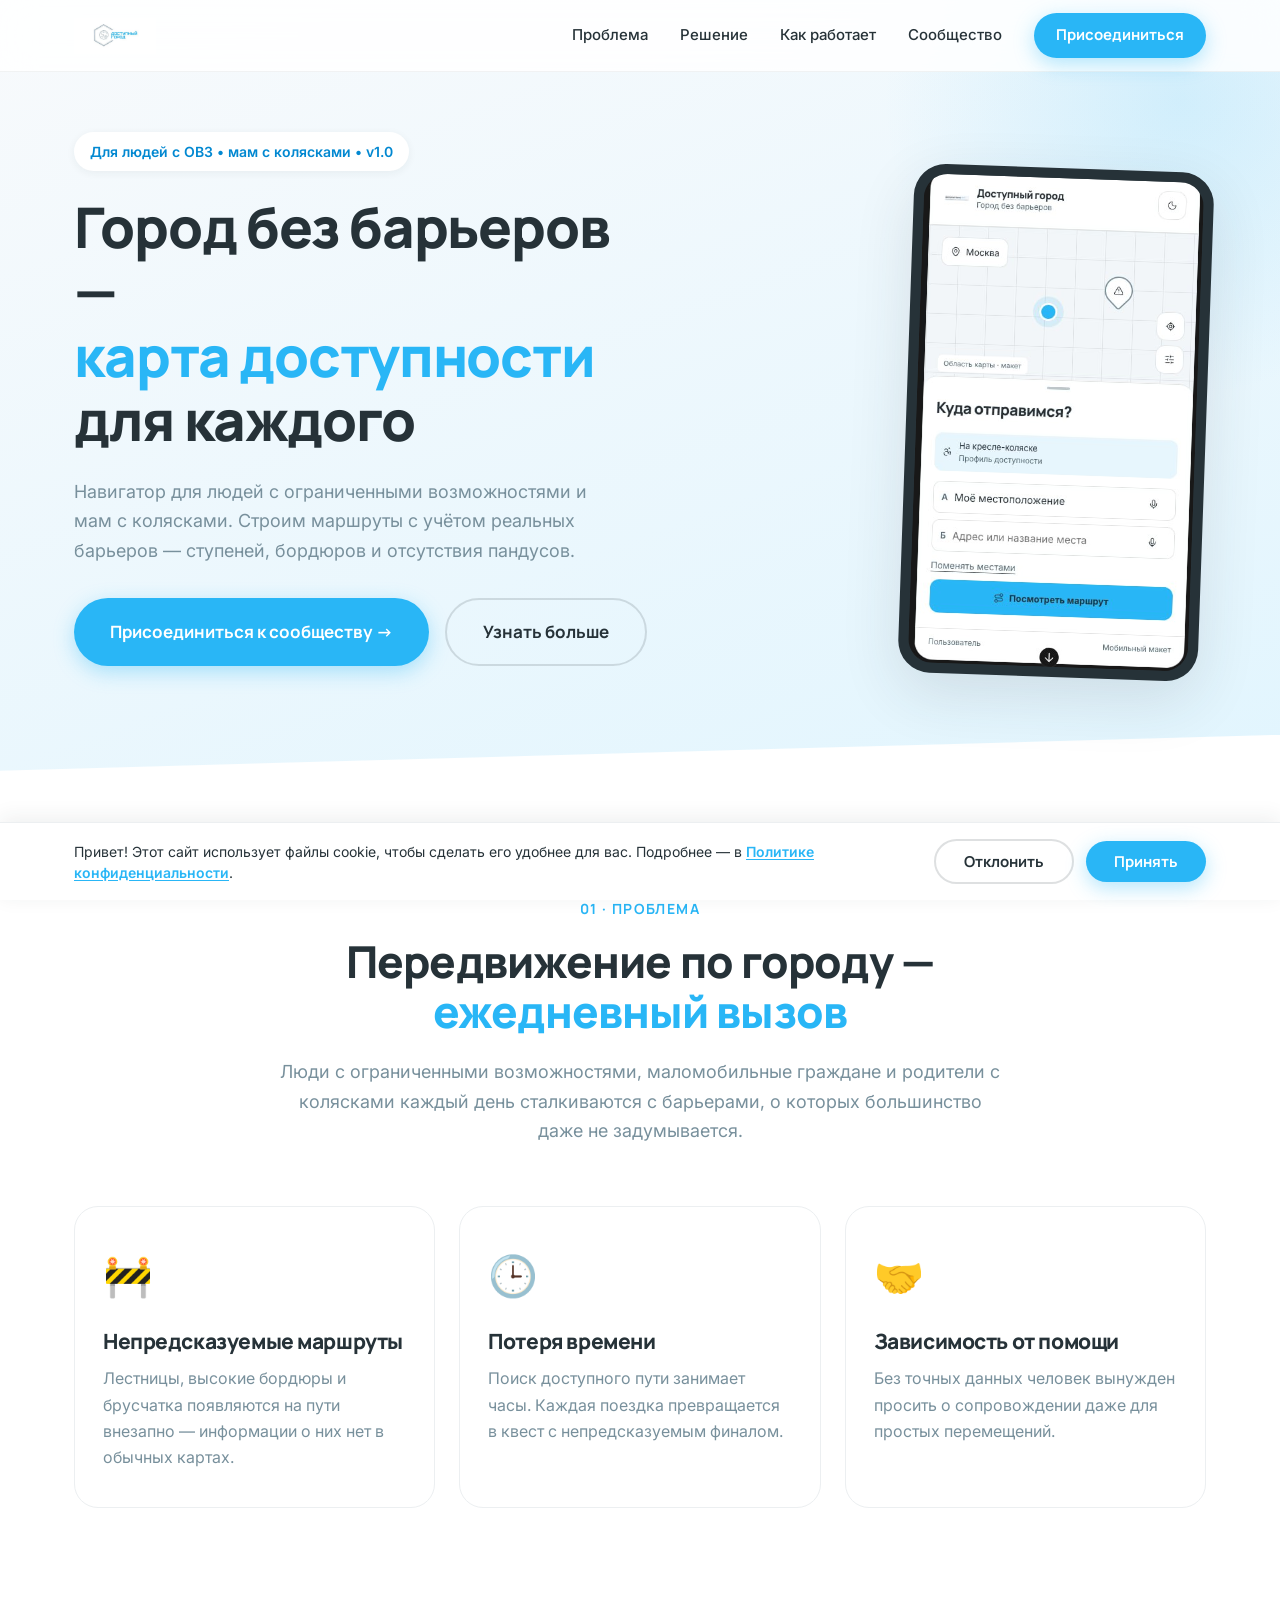
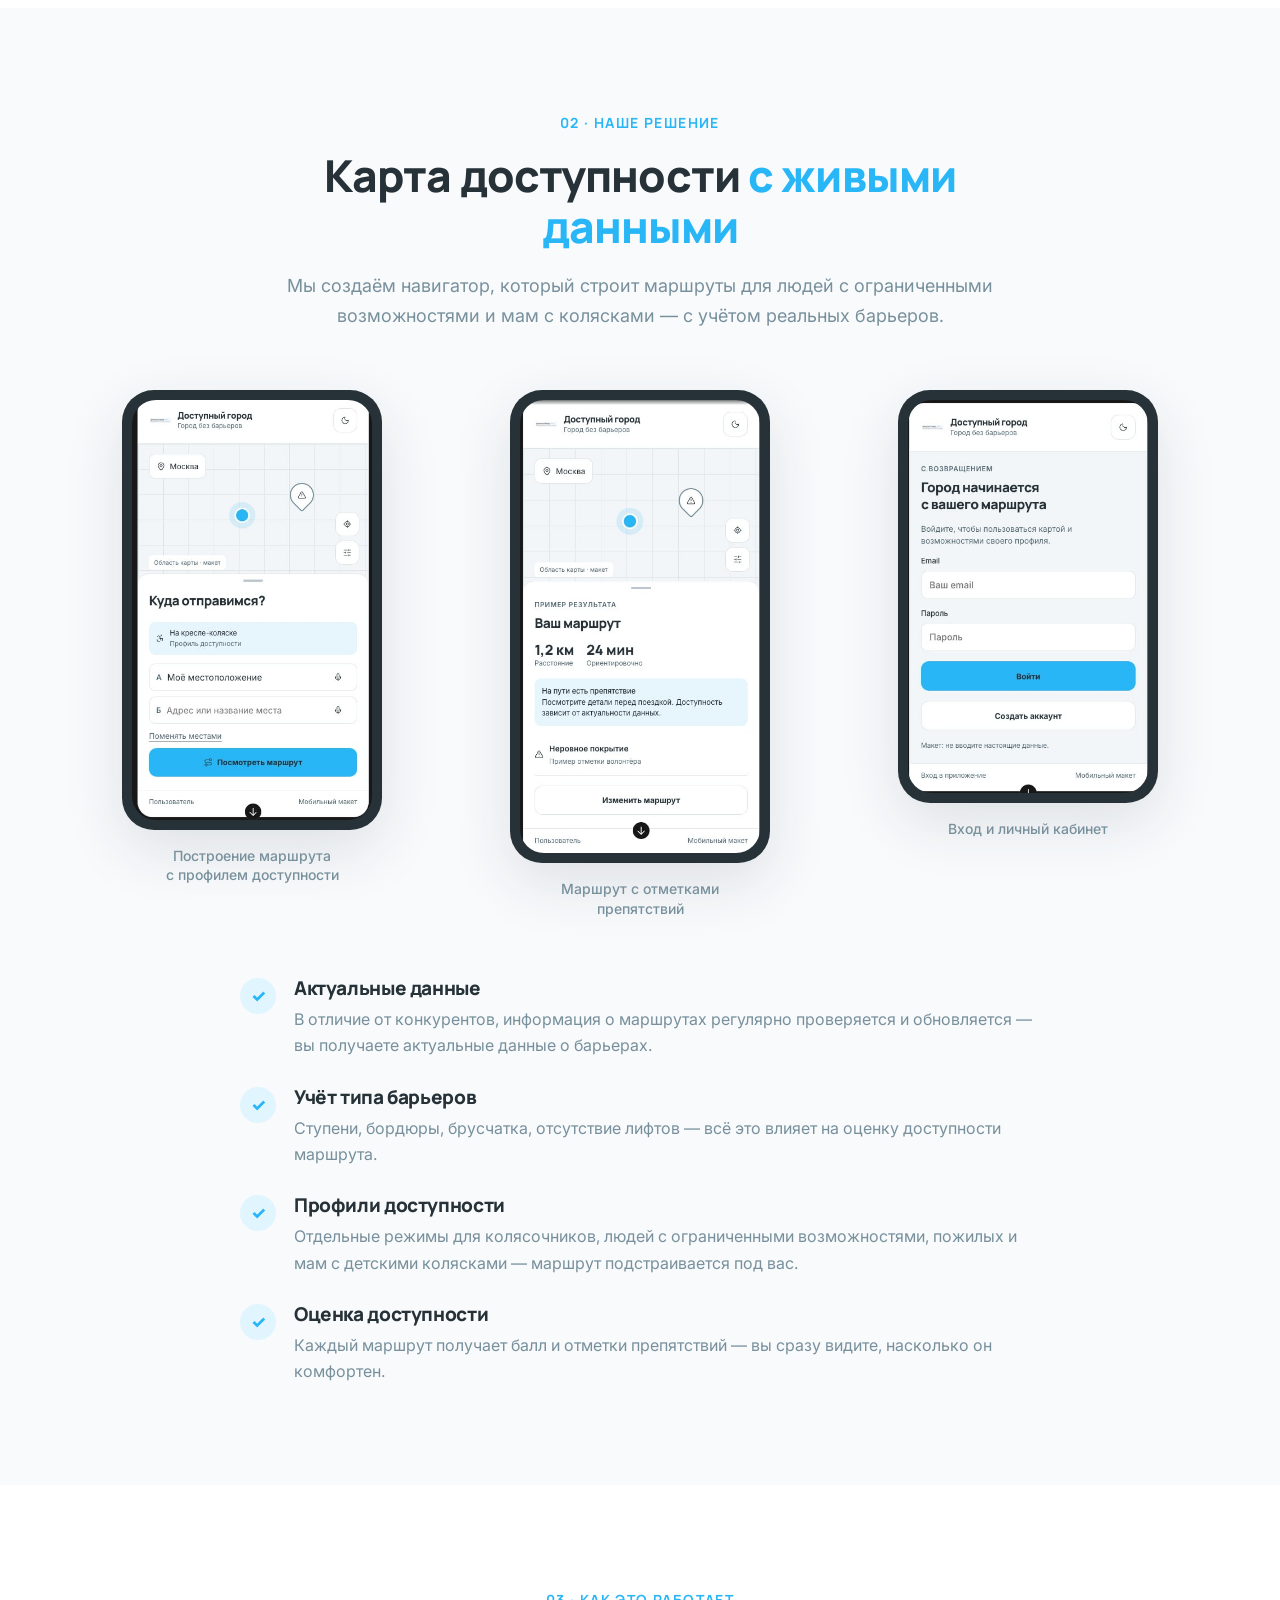
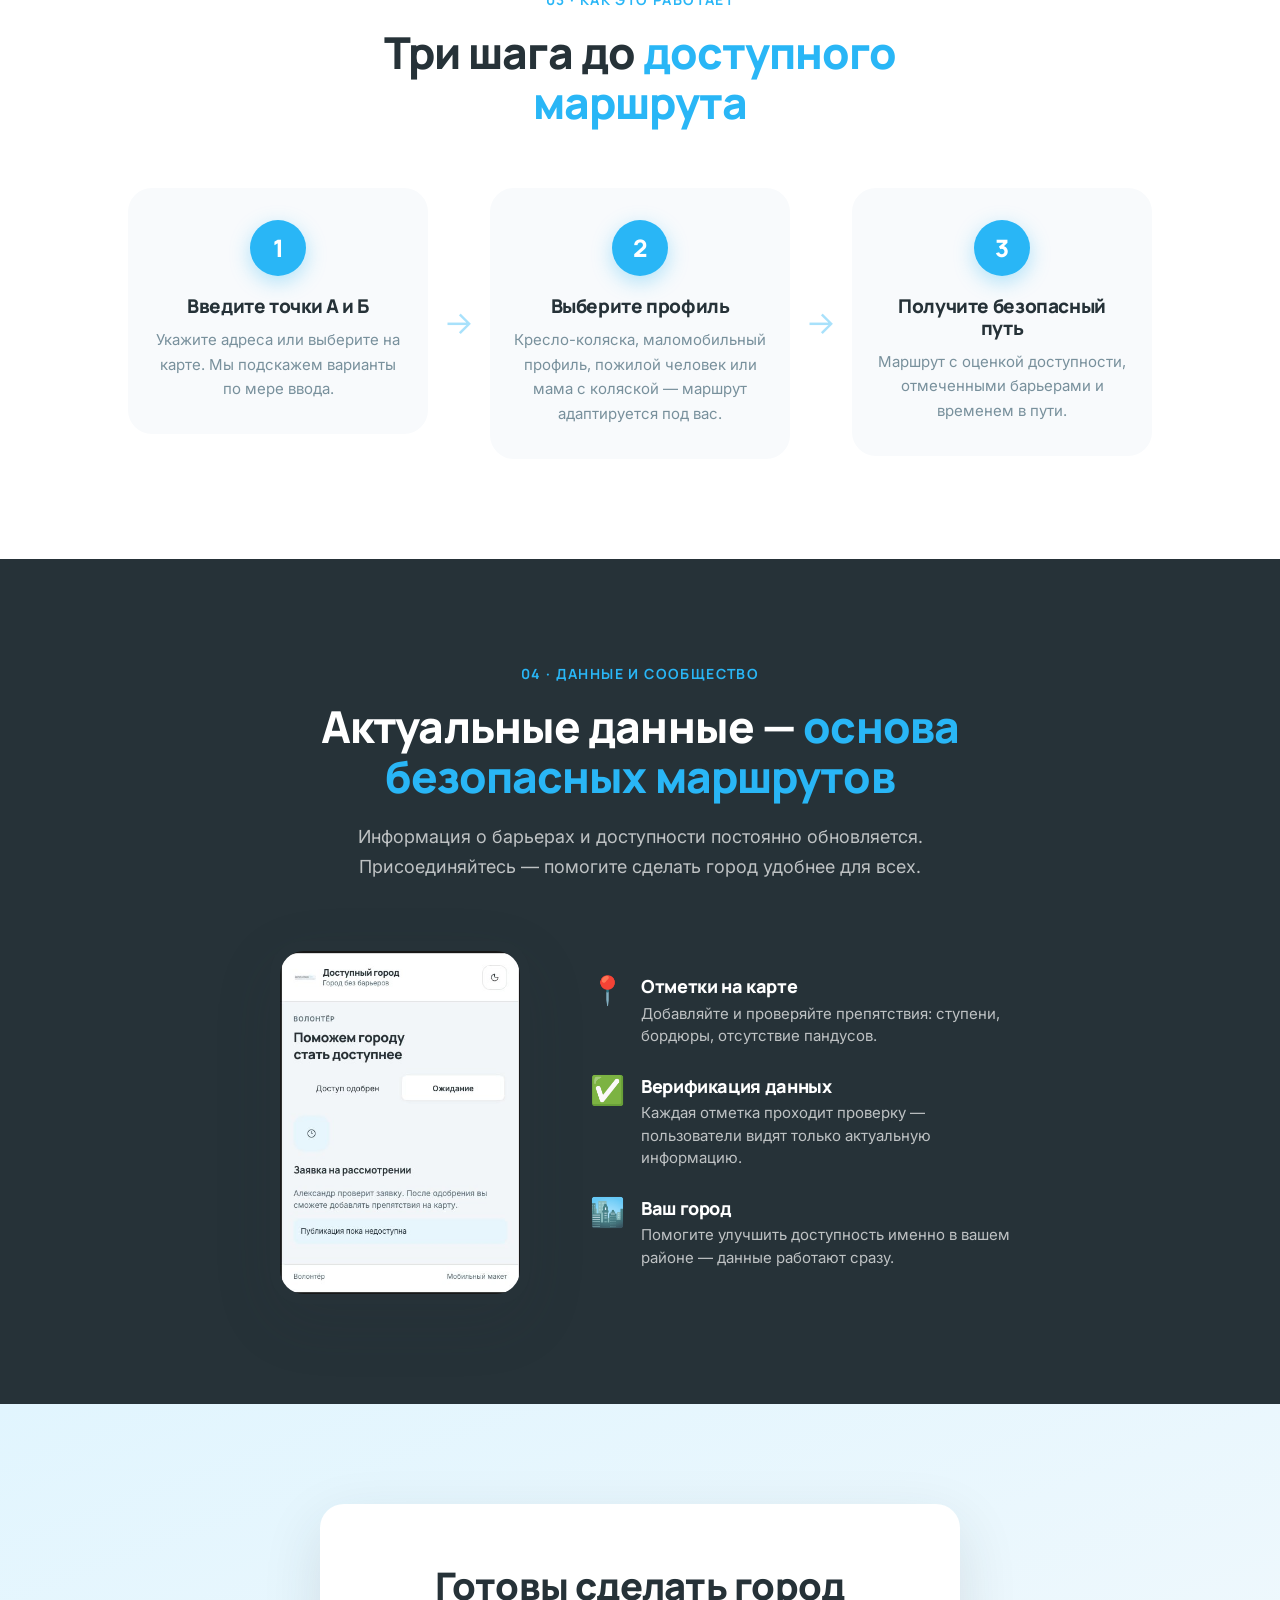
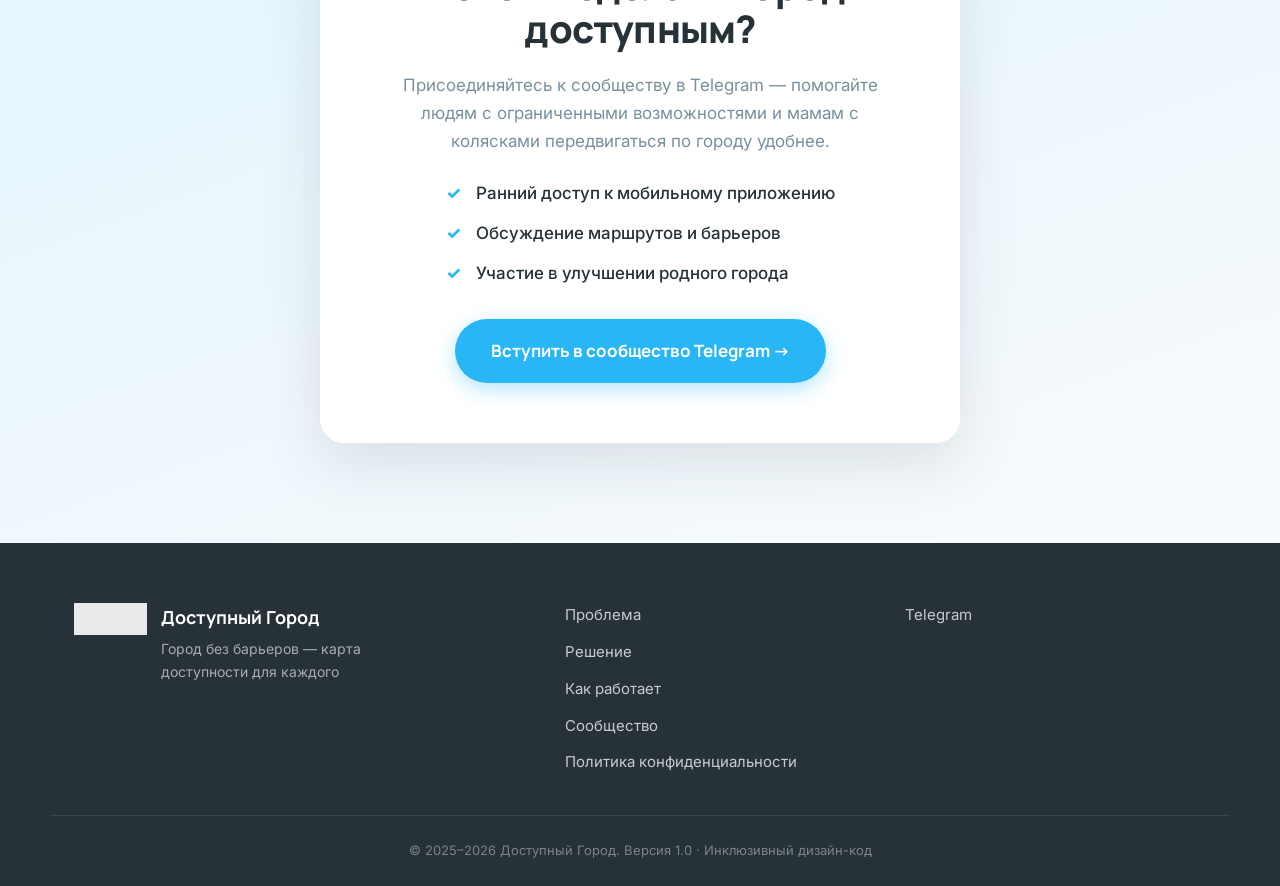
<file: index.html>
<!DOCTYPE html>
<html lang="ru">
<head>
    <meta charset="UTF-8">
    <meta name="viewport" content="width=device-width, initial-scale=1.0">
    <title>Доступный Город — Карта доступности для каждого</title>
    <meta name="description" content="Навигатор для людей с ограниченными возможностями и мам с колясками. Актуальные маршруты с учётом реальных барьеров.">
    <meta name="keywords" content="доступный город, навигатор, люди с ограниченными возможностями, коляска, маломобильные, карта доступности, маршруты">
    
    <!-- Open Graph -->
    <meta property="og:title" content="Доступный Город — Карта доступности для каждого">
    <meta property="og:description" content="Навигатор для людей с ограниченными возможностями и мам с колясками. Город без барьеров.">
    <meta property="og:type" content="website">
    <meta property="og:locale" content="ru_RU">
    
    <!-- Favicon & App Icon from brand-board -->
    <link rel="icon" type="image/png" href="app-icon.svg.png">
    <link rel="apple-touch-icon" href="app-icon.svg.png">
    
    <!-- Fonts: Manrope (Display) + Inter (Body) — бренд-борд -->
    <link rel="preconnect" href="https://fonts.googleapis.com">
    <link rel="preconnect" href="https://fonts.gstatic.com" crossorigin>
    <link href="https://fonts.googleapis.com/css2?family=Manrope:wght@400;600;700;800&family=Inter:wght@400;500;600&display=swap" rel="stylesheet">
    
    <link rel="stylesheet" href="styles.css">

    <!-- Yandex.Metrika counter -->
    <script type="text/javascript">
        (function(m,e,t,r,i,k,a){
            m[i]=m[i]||function(){(m[i].a=m[i].a||[]).push(arguments)};
            m[i].l=1*new Date();
            for (var j = 0; j < document.scripts.length; j++) {if (document.scripts[j].src === r) { return; }}
            k=e.createElement(t),a=e.getElementsByTagName(t)[0],k.async=1,k.src=r,a.parentNode.insertBefore(k,a)
        })(window, document,'script','https://mc.yandex.ru/metrika/tag.js?id=112812831', 'ym');

        ym(112812831, 'init', {ssr:true, webvisor:true, clickmap:true, ecommerce:"dataLayer", referrer: document.referrer, url: location.href, accurateTrackBounce:true, trackLinks:true});
    </script>
    <noscript><div><img src="https://mc.yandex.ru/watch/112812831" style="position:absolute; left:-9999px;" alt="" /></div></noscript>
    <!-- /Yandex.Metrika counter -->
</head>
<body>

    <!-- ═══ HEADER / NAV ═══ -->
    <header class="header" id="header">
        <div class="container header__inner">
            <a href="#" class="logo" aria-label="Доступный Город">
                <img src="logo.svg.png" alt="Доступный Город" class="logo__img" width="140" height="40">
            </a>
            <nav class="nav" id="nav">
                <a href="#problem" class="nav__link">Проблема</a>
                <a href="#solution" class="nav__link">Решение</a>
                <a href="#how" class="nav__link">Как работает</a>
                <a href="#community" class="nav__link">Сообщество</a>
                <a href="https://t.me/+YxXUlVFMEhljNTky" class="btn btn--primary btn--sm" target="_blank" rel="noopener">Присоединиться</a>
            </nav>
            <button class="burger" id="burger" aria-label="Меню" aria-expanded="false">
                <span></span><span></span><span></span>
            </button>
        </div>
    </header>

    <!-- ═══ HERO ═══ -->
    <section class="hero" id="hero">
        <div class="container hero__inner">
            <div class="hero__content">
                <span class="badge">Для людей с ОВЗ • мам с колясками • v1.0</span>
                <h1 class="hero__title">
                    Город без барьеров —<br>
                    <span class="text-accent">карта доступности</span> для каждого
                </h1>
                <p class="hero__subtitle">
                    Навигатор для людей с ограниченными возможностями и мам с колясками. 
                    Строим маршруты с учётом реальных барьеров — ступеней, бордюров и отсутствия пандусов.
                </p>
                <div class="hero__actions">
                    <a href="https://t.me/+YxXUlVFMEhljNTky" class="btn btn--primary btn--lg" target="_blank" rel="noopener">Присоединиться к сообществу →</a>
                    <a href="#solution" class="btn btn--ghost btn--lg">Узнать больше</a>
                </div>
            </div>
            <div class="hero__visual">
                <div class="phone-frame phone-frame--hero">
                    <img src="photo_2026-09-19_00-06-48.jpg" alt="Экран построения маршрута в приложении Доступный Город" class="phone-frame__img">
                </div>
            </div>
        </div>
        <div class="hero__wave" aria-hidden="true"></div>
    </section>

    <!-- ═══ БЛОК 1: ПРОБЛЕМА ═══ -->
    <section class="section section--problem" id="problem">
        <div class="container">
            <div class="section__head">
                <span class="section__eyebrow">01 · Проблема</span>
                <h2 class="section__title">Передвижение по городу — <span class="text-accent">ежедневный вызов</span></h2>
                <p class="section__lead">
                    Люди с ограниченными возможностями, маломобильные граждане и родители с колясками каждый день сталкиваются с барьерами, о которых большинство даже не задумывается.
                </p>
            </div>
            <div class="cards">
                <article class="card card--problem">
                    <div class="card__icon">🚧</div>
                    <h3 class="card__title">Непредсказуемые маршруты</h3>
                    <p class="card__text">Лестницы, высокие бордюры и брусчатка появляются на пути внезапно — информации о них нет в обычных картах.</p>
                </article>
                <article class="card card--problem">
                    <div class="card__icon">🕒</div>
                    <h3 class="card__title">Потеря времени</h3>
                    <p class="card__text">Поиск доступного пути занимает часы. Каждая поездка превращается в квест с непредсказуемым финалом.</p>
                </article>
                <article class="card card--problem">
                    <div class="card__icon">🤝</div>
                    <h3 class="card__title">Зависимость от помощи</h3>
                    <p class="card__text">Без точных данных человек вынужден просить о сопровождении даже для простых перемещений.</p>
                </article>
            </div>
        </div>
    </section>

    <!-- ═══ БЛОК 2: РЕШЕНИЕ / УТП ═══ -->
    <section class="section section--solution" id="solution">
        <div class="container">
            <div class="section__head">
                <span class="section__eyebrow">02 · Наше решение</span>
                <h2 class="section__title">Карта доступности <span class="text-accent">с живыми данными</span></h2>
                <p class="section__lead">
                    Мы создаём навигатор, который строит маршруты для людей с ограниченными возможностями и мам с колясками — с учётом реальных барьеров.
                </p>
            </div>

            <!-- Реальные скриншоты приложения из макетов -->
            <div class="screenshots">
                <div class="screenshot">
                    <div class="phone-frame">
                        <img src="photo_2026-09-19_00-06-48.jpg" alt="Построение маршрута" loading="lazy">
                    </div>
                    <p class="screenshot__caption">Построение маршрута<br>с профилем доступности</p>
                </div>
                <div class="screenshot">
                    <div class="phone-frame">
                        <img src="photo_2026-09-19_00-06-29.jpg" alt="Результат маршрута" loading="lazy">
                    </div>
                    <p class="screenshot__caption">Маршрут с отметками препятствий</p>
                </div>
                <div class="screenshot">
                    <div class="phone-frame">
                        <img src="photo_2026-09-18_21-00-55.jpg" alt="Вход в приложение" loading="lazy">
                    </div>
                    <p class="screenshot__caption">Вход и личный кабинет</p>
                </div>
            </div>

            <div class="usp">
                <div class="usp__list">
                    <div class="usp__item">
                        <div class="usp__item-icon">✓</div>
                        <div>
                            <h3 class="usp__item-title">Актуальные данные</h3>
                            <p class="usp__item-text">В отличие от конкурентов, информация о маршрутах регулярно проверяется и обновляется — вы получаете актуальные данные о барьерах.</p>
                        </div>
                    </div>
                    <div class="usp__item">
                        <div class="usp__item-icon">✓</div>
                        <div>
                            <h3 class="usp__item-title">Учёт типа барьеров</h3>
                            <p class="usp__item-text">Ступени, бордюры, брусчатка, отсутствие лифтов — всё это влияет на оценку доступности маршрута.</p>
                        </div>
                    </div>
                    <div class="usp__item">
                        <div class="usp__item-icon">✓</div>
                        <div>
                            <h3 class="usp__item-title">Профили доступности</h3>
                            <p class="usp__item-text">Отдельные режимы для колясочников, людей с ограниченными возможностями, пожилых и мам с детскими колясками — маршрут подстраивается под вас.</p>
                        </div>
                    </div>
                    <div class="usp__item">
                        <div class="usp__item-icon">✓</div>
                        <div>
                            <h3 class="usp__item-title">Оценка доступности</h3>
                            <p class="usp__item-text">Каждый маршрут получает балл и отметки препятствий — вы сразу видите, насколько он комфортен.</p>
                        </div>
                    </div>
                </div>
            </div>
        </div>
    </section>

    <!-- ═══ БЛОК 3: КАК РАБОТАЕТ ═══ -->
    <section class="section section--how" id="how">
        <div class="container">
            <div class="section__head">
                <span class="section__eyebrow">03 · Как это работает</span>
                <h2 class="section__title">Три шага до <span class="text-accent">доступного маршрута</span></h2>
            </div>
            <div class="steps">
                <div class="step">
                    <div class="step__num">1</div>
                    <h3 class="step__title">Введите точки А и Б</h3>
                    <p class="step__text">Укажите адреса или выберите на карте. Мы подскажем варианты по мере ввода.</p>
                </div>
                <div class="step__arrow" aria-hidden="true">→</div>
                <div class="step">
                    <div class="step__num">2</div>
                    <h3 class="step__title">Выберите профиль</h3>
                    <p class="step__text">Кресло-коляска, маломобильный профиль, пожилой человек или мама с коляской — маршрут адаптируется под вас.</p>
                </div>
                <div class="step__arrow" aria-hidden="true">→</div>
                <div class="step">
                    <div class="step__num">3</div>
                    <h3 class="step__title">Получите безопасный путь</h3>
                    <p class="step__text">Маршрут с оценкой доступности, отмеченными барьерами и временем в пути.</p>
                </div>
            </div>
        </div>
    </section>

    <!-- ═══ БЛОК 4: СООБЩЕСТВО / ДАННЫЕ ═══ -->
    <section class="section section--volunteers" id="community">
        <div class="container">
            <div class="section__head">
                <span class="section__eyebrow">04 · Данные и сообщество</span>
                <h2 class="section__title">Актуальные данные — <span class="text-accent">основа безопасных маршрутов</span></h2>
                <p class="section__lead">
                    Информация о барьерах и доступности постоянно обновляется. Присоединяйтесь — помогите сделать город удобнее для всех.
                </p>
            </div>

            <div class="volunteer-showcase">
                <div class="phone-frame phone-frame--side">
                    <img src="photo_2026-09-18_21-00-03.jpg" alt="Экран приложения — статус заявки" loading="lazy">
                </div>
                <div class="community-benefits">
                    <div class="community-item">
                        <div class="community-item__icon">📍</div>
                        <div>
                            <h3>Отметки на карте</h3>
                            <p>Добавляйте и проверяйте препятствия: ступени, бордюры, отсутствие пандусов.</p>
                        </div>
                    </div>
                    <div class="community-item">
                        <div class="community-item__icon">✅</div>
                        <div>
                            <h3>Верификация данных</h3>
                            <p>Каждая отметка проходит проверку — пользователи видят только актуальную информацию.</p>
                        </div>
                    </div>
                    <div class="community-item">
                        <div class="community-item__icon">🏙️</div>
                        <div>
                            <h3>Ваш город</h3>
                            <p>Помогите улучшить доступность именно в вашем районе — данные работают сразу.</p>
                        </div>
                    </div>
                </div>
            </div>
        </div>
    </section>

    <!-- ═══ БЛОК 5: CTA ═══ -->
    <section class="section section--cta" id="cta">
        <div class="container">
            <div class="cta cta--simple">
                <div class="cta__content">
                    <h2 class="cta__title">Готовы сделать город доступным?</h2>
                    <p class="cta__text">
                        Присоединяйтесь к сообществу в Telegram — 
                        помогайте людям с ограниченными возможностями и мамам с колясками передвигаться по городу удобнее.
                    </p>
                    <ul class="cta__benefits">
                        <li>Ранний доступ к мобильному приложению</li>
                        <li>Обсуждение маршрутов и барьеров</li>
                        <li>Участие в улучшении родного города</li>
                    </ul>
                    <a href="https://t.me/+YxXUlVFMEhljNTky" class="btn btn--primary btn--lg" target="_blank" rel="noopener">
                        Вступить в сообщество Telegram →
                    </a>
                </div>
            </div>
        </div>
    </section>

    <!-- ═══ FOOTER ═══ -->
    <footer class="footer">
        <div class="container footer__inner">
            <div class="footer__brand">
                <img src="logo.svg.png" alt="" class="footer__logo" width="120" height="34">
                <div>
                    <strong>Доступный Город</strong>
                    <p>Город без барьеров — карта доступности для каждого</p>
                </div>
            </div>
            <div class="footer__links">
                <a href="#problem">Проблема</a>
                <a href="#solution">Решение</a>
                <a href="#how">Как работает</a>
                <a href="#community">Сообщество</a>
                <a href="privacy.html">Политика конфиденциальности</a>
            </div>
            <div class="footer__contacts">
                <a href="https://t.me/+YxXUlVFMEhljNTky" target="_blank" rel="noopener">Telegram</a>
            </div>
        </div>
        <div class="footer__bottom">
            <div class="container">
                <p>© 2025–2026 Доступный Город. Версия 1.0 · Инклюзивный дизайн-код</p>
            </div>
        </div>
    </footer>

    <!-- ═══ COOKIE NOTICE ═══ -->
    <div class="cookie-notice" id="cookieNotice" role="dialog" aria-live="polite" aria-label="Уведомление об использовании cookie">
        <div class="container cookie-notice__inner">
            <p class="cookie-notice__text">
                Привет! Этот сайт использует файлы cookie, чтобы сделать его удобнее для вас.
                Подробнее — в <a href="privacy.html" target="_blank" rel="noopener">Политике конфиденциальности</a>.
            </p>
            <div class="cookie-notice__actions">
                <button class="btn btn--ghost btn--sm cookie-notice__btn" id="cookieDecline">
                    Отклонить
                </button>
                <button class="btn btn--primary btn--sm cookie-notice__btn" id="cookieAccept">
                    Принять
                </button>
            </div>
        </div>
    </div>

    <script src="script.js"></script>
</body>
</html>
</file>
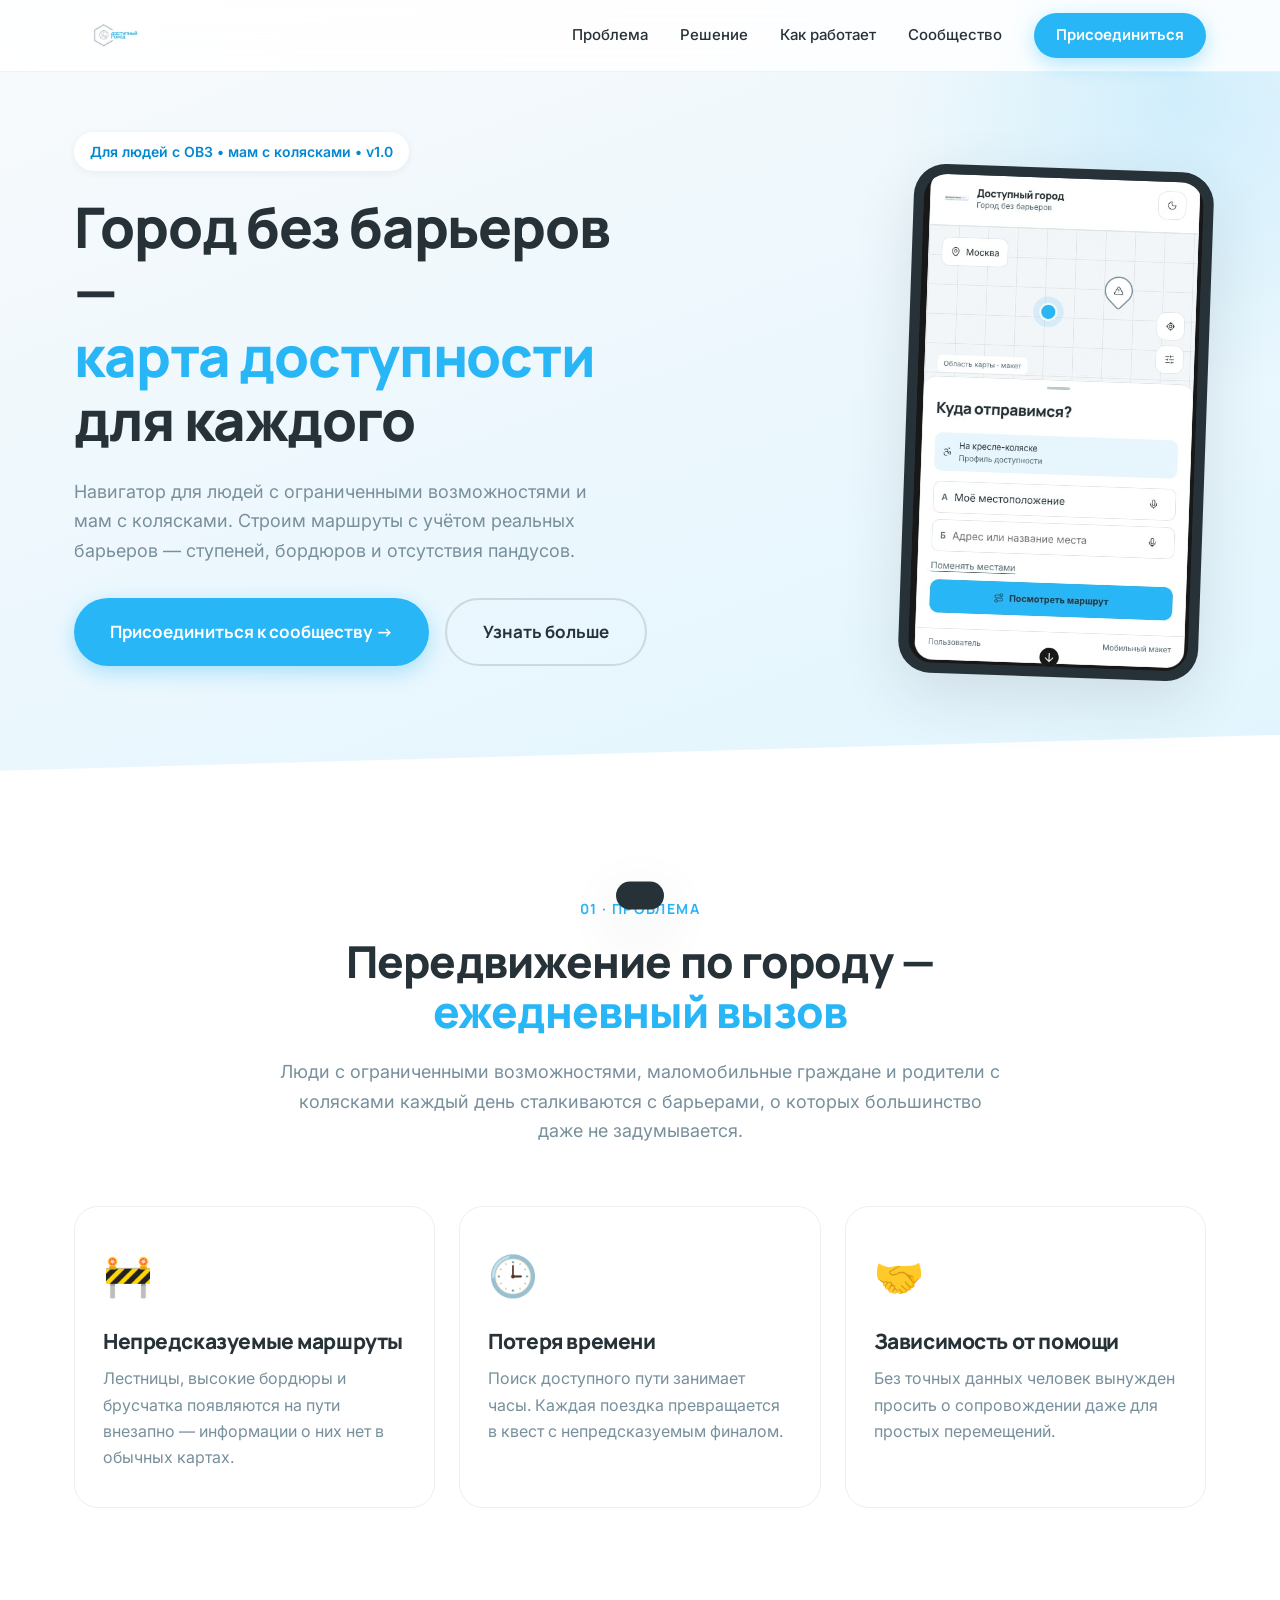
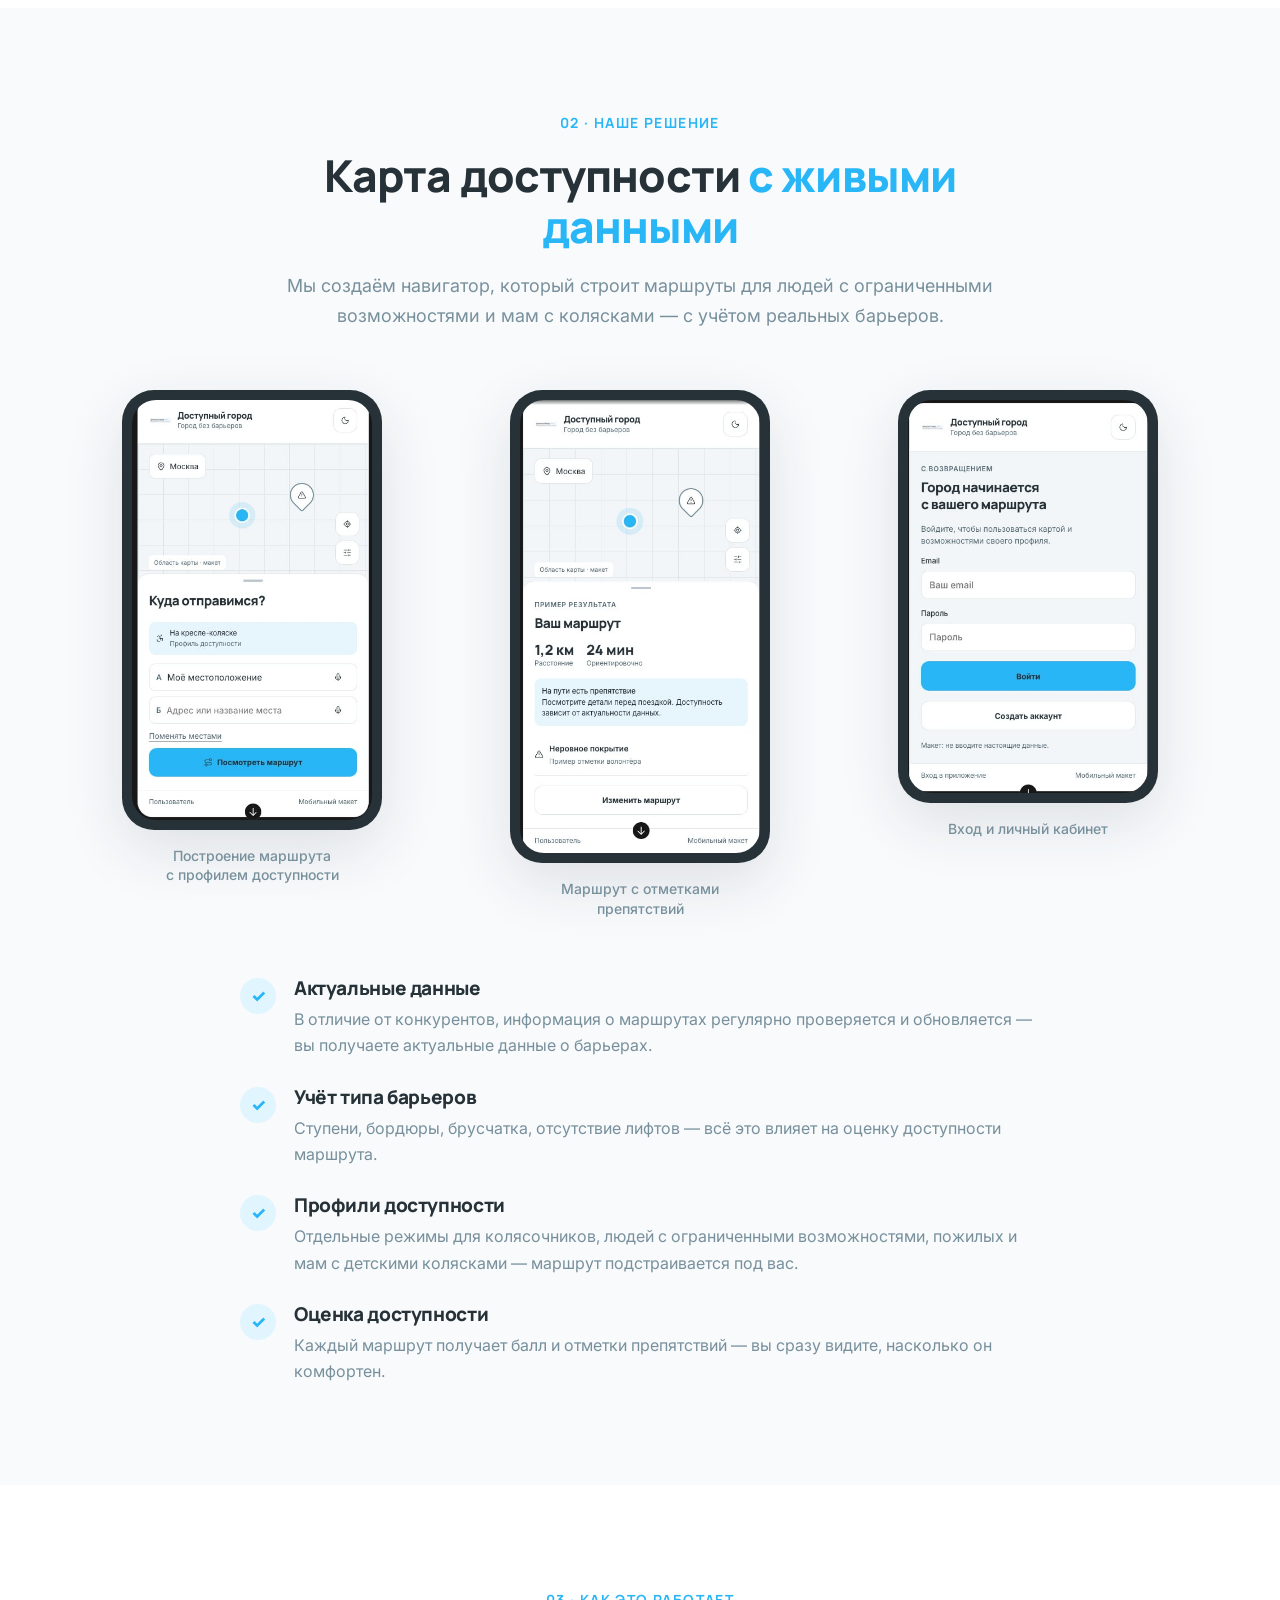
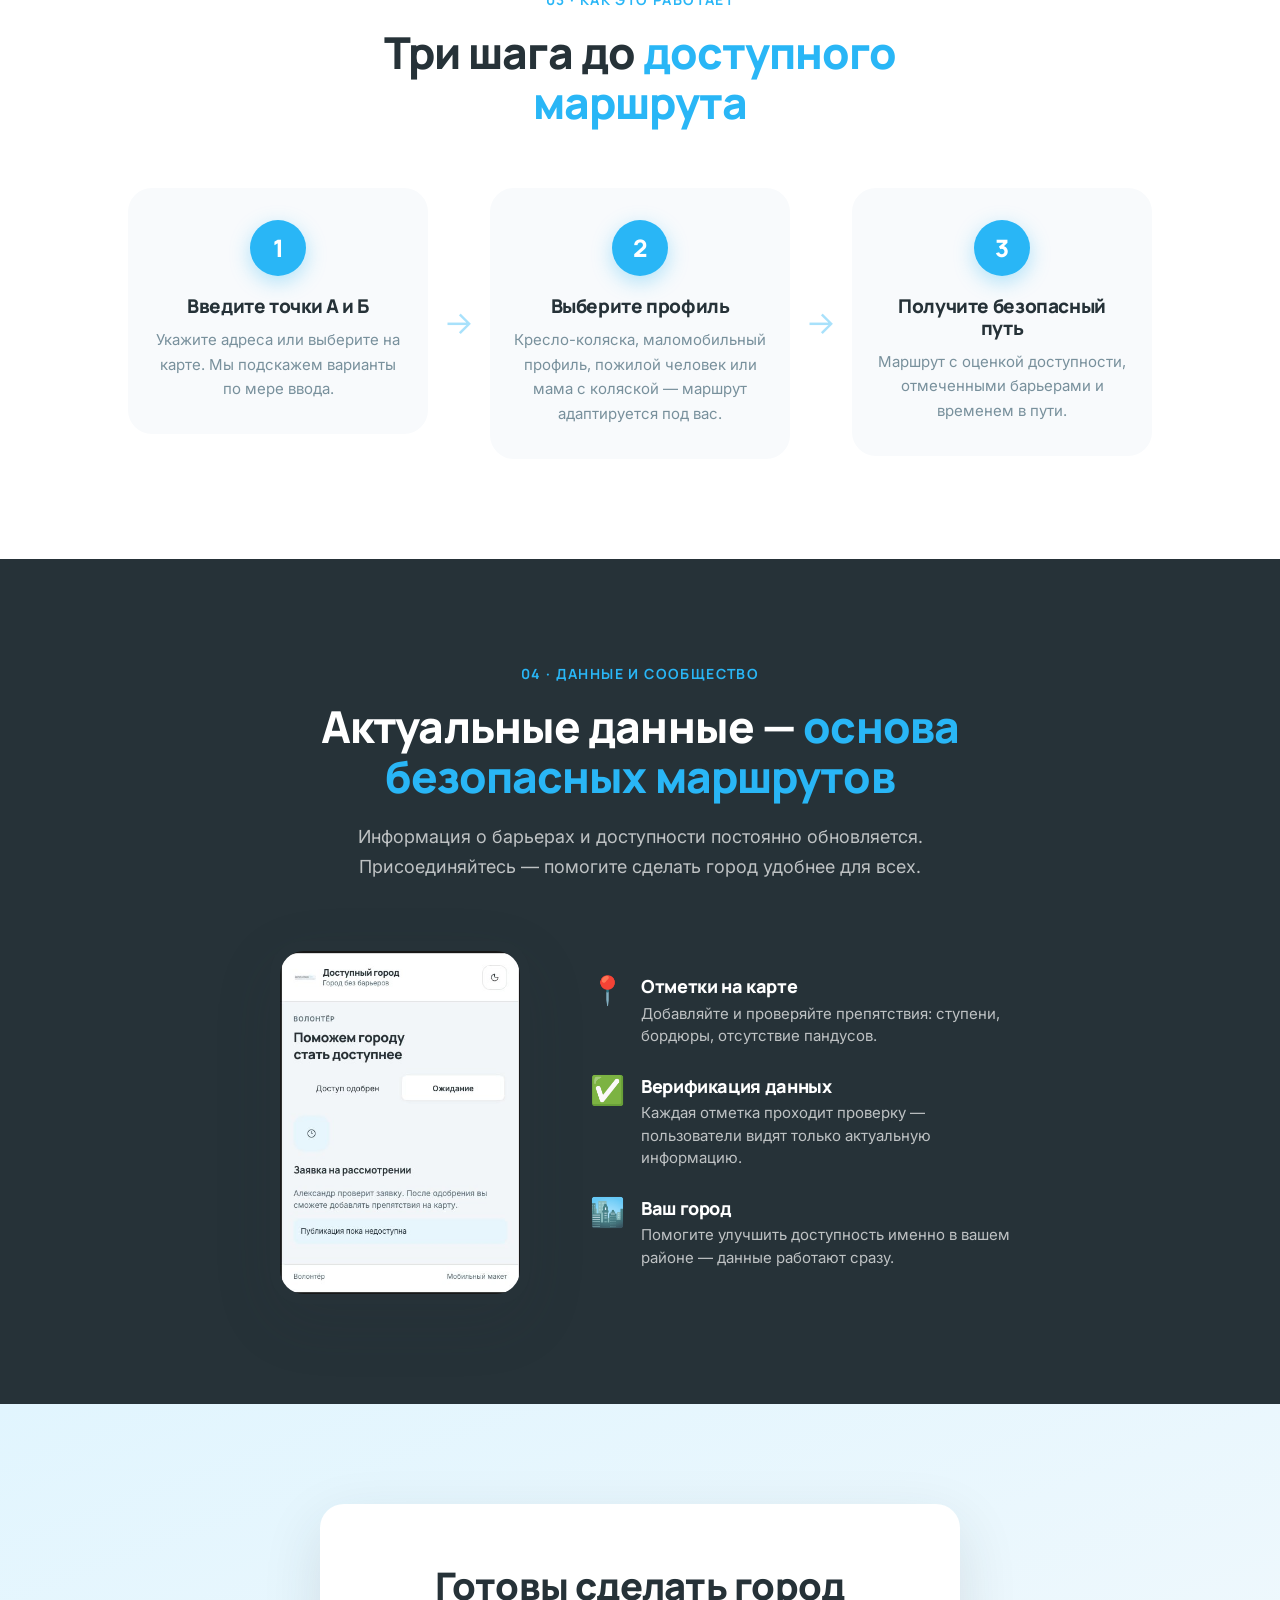
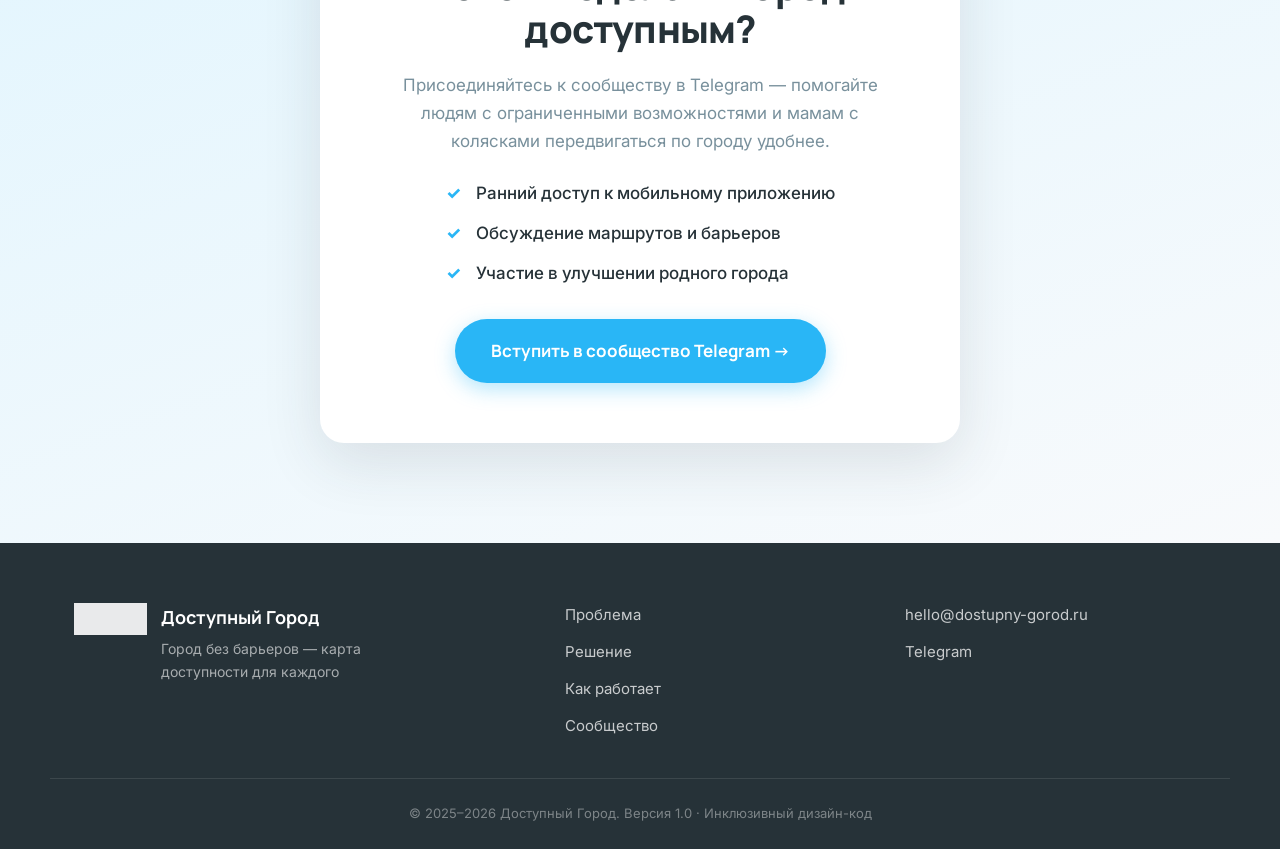
<file: dostupny-gorod-landing/index.html>
<!DOCTYPE html>
<html lang="ru">
<head>
    <meta charset="UTF-8">
    <meta name="viewport" content="width=device-width, initial-scale=1.0">
    <title>Доступный Город — Карта доступности для каждого</title>
    <meta name="description" content="Навигатор для людей с ограниченными возможностями и мам с колясками. Актуальные маршруты с учётом реальных барьеров.">
    <meta name="keywords" content="доступный город, навигатор, люди с ограниченными возможностями, коляска, маломобильные, карта доступности, маршруты">
    
    <!-- Open Graph -->
    <meta property="og:title" content="Доступный Город — Карта доступности для каждого">
    <meta property="og:description" content="Навигатор для людей с ограниченными возможностями и мам с колясками. Город без барьеров.">
    <meta property="og:type" content="website">
    <meta property="og:locale" content="ru_RU">
    
    <!-- Favicon & App Icon from brand-board -->
    <link rel="icon" type="image/png" href="app-icon.svg.png">
    <link rel="apple-touch-icon" href="app-icon.svg.png">
    
    <!-- Fonts: Manrope (Display) + Inter (Body) — бренд-борд -->
    <link rel="preconnect" href="https://fonts.googleapis.com">
    <link rel="preconnect" href="https://fonts.gstatic.com" crossorigin>
    <link href="https://fonts.googleapis.com/css2?family=Manrope:wght@400;600;700;800&family=Inter:wght@400;500;600&display=swap" rel="stylesheet">
    
    <link rel="stylesheet" href="styles.css">
</head>
<body>

    <!-- ═══ HEADER / NAV ═══ -->
    <header class="header" id="header">
        <div class="container header__inner">
            <a href="#" class="logo" aria-label="Доступный Город">
                <img src="logo.svg.png" alt="Доступный Город" class="logo__img" width="140" height="40">
            </a>
            <nav class="nav" id="nav">
                <a href="#problem" class="nav__link">Проблема</a>
                <a href="#solution" class="nav__link">Решение</a>
                <a href="#how" class="nav__link">Как работает</a>
                <a href="#community" class="nav__link">Сообщество</a>
                <a href="https://t.me/+YxXUlVFMEhljNTky" class="btn btn--primary btn--sm" target="_blank" rel="noopener">Присоединиться</a>
            </nav>
            <button class="burger" id="burger" aria-label="Меню" aria-expanded="false">
                <span></span><span></span><span></span>
            </button>
        </div>
    </header>

    <!-- ═══ HERO ═══ -->
    <section class="hero" id="hero">
        <div class="container hero__inner">
            <div class="hero__content">
                <span class="badge">Для людей с ОВЗ • мам с колясками • v1.0</span>
                <h1 class="hero__title">
                    Город без барьеров —<br>
                    <span class="text-accent">карта доступности</span> для каждого
                </h1>
                <p class="hero__subtitle">
                    Навигатор для людей с ограниченными возможностями и мам с колясками. 
                    Строим маршруты с учётом реальных барьеров — ступеней, бордюров и отсутствия пандусов.
                </p>
                <div class="hero__actions">
                    <a href="https://t.me/+YxXUlVFMEhljNTky" class="btn btn--primary btn--lg" target="_blank" rel="noopener">Присоединиться к сообществу →</a>
                    <a href="#solution" class="btn btn--ghost btn--lg">Узнать больше</a>
                </div>
            </div>
            <div class="hero__visual">
                <div class="phone-frame phone-frame--hero">
                    <img src="photo_2026-09-19_00-06-48.jpg" alt="Экран построения маршрута в приложении Доступный Город" class="phone-frame__img">
                </div>
            </div>
        </div>
        <div class="hero__wave" aria-hidden="true"></div>
    </section>

    <!-- ═══ БЛОК 1: ПРОБЛЕМА ═══ -->
    <section class="section section--problem" id="problem">
        <div class="container">
            <div class="section__head">
                <span class="section__eyebrow">01 · Проблема</span>
                <h2 class="section__title">Передвижение по городу — <span class="text-accent">ежедневный вызов</span></h2>
                <p class="section__lead">
                    Люди с ограниченными возможностями, маломобильные граждане и родители с колясками каждый день сталкиваются с барьерами, о которых большинство даже не задумывается.
                </p>
            </div>
            <div class="cards">
                <article class="card card--problem">
                    <div class="card__icon">🚧</div>
                    <h3 class="card__title">Непредсказуемые маршруты</h3>
                    <p class="card__text">Лестницы, высокие бордюры и брусчатка появляются на пути внезапно — информации о них нет в обычных картах.</p>
                </article>
                <article class="card card--problem">
                    <div class="card__icon">🕒</div>
                    <h3 class="card__title">Потеря времени</h3>
                    <p class="card__text">Поиск доступного пути занимает часы. Каждая поездка превращается в квест с непредсказуемым финалом.</p>
                </article>
                <article class="card card--problem">
                    <div class="card__icon">🤝</div>
                    <h3 class="card__title">Зависимость от помощи</h3>
                    <p class="card__text">Без точных данных человек вынужден просить о сопровождении даже для простых перемещений.</p>
                </article>
            </div>
        </div>
    </section>

    <!-- ═══ БЛОК 2: РЕШЕНИЕ / УТП ═══ -->
    <section class="section section--solution" id="solution">
        <div class="container">
            <div class="section__head">
                <span class="section__eyebrow">02 · Наше решение</span>
                <h2 class="section__title">Карта доступности <span class="text-accent">с живыми данными</span></h2>
                <p class="section__lead">
                    Мы создаём навигатор, который строит маршруты для людей с ограниченными возможностями и мам с колясками — с учётом реальных барьеров.
                </p>
            </div>

            <!-- Реальные скриншоты приложения из макетов -->
            <div class="screenshots">
                <div class="screenshot">
                    <div class="phone-frame">
                        <img src="photo_2026-09-19_00-06-48.jpg" alt="Построение маршрута" loading="lazy">
                    </div>
                    <p class="screenshot__caption">Построение маршрута<br>с профилем доступности</p>
                </div>
                <div class="screenshot">
                    <div class="phone-frame">
                        <img src="photo_2026-09-19_00-06-29.jpg" alt="Результат маршрута" loading="lazy">
                    </div>
                    <p class="screenshot__caption">Маршрут с отметками препятствий</p>
                </div>
                <div class="screenshot">
                    <div class="phone-frame">
                        <img src="photo_2026-09-18_21-00-55.jpg" alt="Вход в приложение" loading="lazy">
                    </div>
                    <p class="screenshot__caption">Вход и личный кабинет</p>
                </div>
            </div>

            <div class="usp">
                <div class="usp__list">
                    <div class="usp__item">
                        <div class="usp__item-icon">✓</div>
                        <div>
                            <h3 class="usp__item-title">Актуальные данные</h3>
                            <p class="usp__item-text">В отличие от конкурентов, информация о маршрутах регулярно проверяется и обновляется — вы получаете актуальные данные о барьерах.</p>
                        </div>
                    </div>
                    <div class="usp__item">
                        <div class="usp__item-icon">✓</div>
                        <div>
                            <h3 class="usp__item-title">Учёт типа барьеров</h3>
                            <p class="usp__item-text">Ступени, бордюры, брусчатка, отсутствие лифтов — всё это влияет на оценку доступности маршрута.</p>
                        </div>
                    </div>
                    <div class="usp__item">
                        <div class="usp__item-icon">✓</div>
                        <div>
                            <h3 class="usp__item-title">Профили доступности</h3>
                            <p class="usp__item-text">Отдельные режимы для колясочников, людей с ограниченными возможностями, пожилых и мам с детскими колясками — маршрут подстраивается под вас.</p>
                        </div>
                    </div>
                    <div class="usp__item">
                        <div class="usp__item-icon">✓</div>
                        <div>
                            <h3 class="usp__item-title">Оценка доступности</h3>
                            <p class="usp__item-text">Каждый маршрут получает балл и отметки препятствий — вы сразу видите, насколько он комфортен.</p>
                        </div>
                    </div>
                </div>
            </div>
        </div>
    </section>

    <!-- ═══ БЛОК 3: КАК РАБОТАЕТ ═══ -->
    <section class="section section--how" id="how">
        <div class="container">
            <div class="section__head">
                <span class="section__eyebrow">03 · Как это работает</span>
                <h2 class="section__title">Три шага до <span class="text-accent">доступного маршрута</span></h2>
            </div>
            <div class="steps">
                <div class="step">
                    <div class="step__num">1</div>
                    <h3 class="step__title">Введите точки А и Б</h3>
                    <p class="step__text">Укажите адреса или выберите на карте. Мы подскажем варианты по мере ввода.</p>
                </div>
                <div class="step__arrow" aria-hidden="true">→</div>
                <div class="step">
                    <div class="step__num">2</div>
                    <h3 class="step__title">Выберите профиль</h3>
                    <p class="step__text">Кресло-коляска, маломобильный профиль, пожилой человек или мама с коляской — маршрут адаптируется под вас.</p>
                </div>
                <div class="step__arrow" aria-hidden="true">→</div>
                <div class="step">
                    <div class="step__num">3</div>
                    <h3 class="step__title">Получите безопасный путь</h3>
                    <p class="step__text">Маршрут с оценкой доступности, отмеченными барьерами и временем в пути.</p>
                </div>
            </div>
        </div>
    </section>

    <!-- ═══ БЛОК 4: СООБЩЕСТВО / ДАННЫЕ ═══ -->
    <section class="section section--volunteers" id="community">
        <div class="container">
            <div class="section__head">
                <span class="section__eyebrow">04 · Данные и сообщество</span>
                <h2 class="section__title">Актуальные данные — <span class="text-accent">основа безопасных маршрутов</span></h2>
                <p class="section__lead">
                    Информация о барьерах и доступности постоянно обновляется. Присоединяйтесь — помогите сделать город удобнее для всех.
                </p>
            </div>

            <div class="volunteer-showcase">
                <div class="phone-frame phone-frame--side">
                    <img src="photo_2026-09-18_21-00-03.jpg" alt="Экран приложения — статус заявки" loading="lazy">
                </div>
                <div class="community-benefits">
                    <div class="community-item">
                        <div class="community-item__icon">📍</div>
                        <div>
                            <h3>Отметки на карте</h3>
                            <p>Добавляйте и проверяйте препятствия: ступени, бордюры, отсутствие пандусов.</p>
                        </div>
                    </div>
                    <div class="community-item">
                        <div class="community-item__icon">✅</div>
                        <div>
                            <h3>Верификация данных</h3>
                            <p>Каждая отметка проходит проверку — пользователи видят только актуальную информацию.</p>
                        </div>
                    </div>
                    <div class="community-item">
                        <div class="community-item__icon">🏙️</div>
                        <div>
                            <h3>Ваш город</h3>
                            <p>Помогите улучшить доступность именно в вашем районе — данные работают сразу.</p>
                        </div>
                    </div>
                </div>
            </div>
        </div>
    </section>

    <!-- ═══ БЛОК 5: CTA ═══ -->
    <section class="section section--cta" id="cta">
        <div class="container">
            <div class="cta cta--simple">
                <div class="cta__content">
                    <h2 class="cta__title">Готовы сделать город доступным?</h2>
                    <p class="cta__text">
                        Присоединяйтесь к сообществу в Telegram — 
                        помогайте людям с ограниченными возможностями и мамам с колясками передвигаться по городу удобнее.
                    </p>
                    <ul class="cta__benefits">
                        <li>Ранний доступ к мобильному приложению</li>
                        <li>Обсуждение маршрутов и барьеров</li>
                        <li>Участие в улучшении родного города</li>
                    </ul>
                    <a href="https://t.me/+YxXUlVFMEhljNTky" class="btn btn--primary btn--lg" target="_blank" rel="noopener">
                        Вступить в сообщество Telegram →
                    </a>
                </div>
            </div>
        </div>
    </section>

    <!-- ═══ FOOTER ═══ -->
    <footer class="footer">
        <div class="container footer__inner">
            <div class="footer__brand">
                <img src="logo.svg.png" alt="" class="footer__logo" width="120" height="34">
                <div>
                    <strong>Доступный Город</strong>
                    <p>Город без барьеров — карта доступности для каждого</p>
                </div>
            </div>
            <div class="footer__links">
                <a href="#problem">Проблема</a>
                <a href="#solution">Решение</a>
                <a href="#how">Как работает</a>
                <a href="#community">Сообщество</a>
            </div>
            <div class="footer__contacts">
                <a href="mailto:hello@dostupny-gorod.ru">hello@dostupny-gorod.ru</a>
                <a href="https://t.me/+YxXUlVFMEhljNTky" target="_blank" rel="noopener">Telegram</a>
            </div>
        </div>
        <div class="footer__bottom">
            <div class="container">
                <p>© 2025–2026 Доступный Город. Версия 1.0 · Инклюзивный дизайн-код</p>
            </div>
        </div>
    </footer>

    <!-- Toast -->
    <div class="toast" id="toast" role="status" aria-live="polite"></div>

    <script src="script.js"></script>
</body>
</html>
</file>
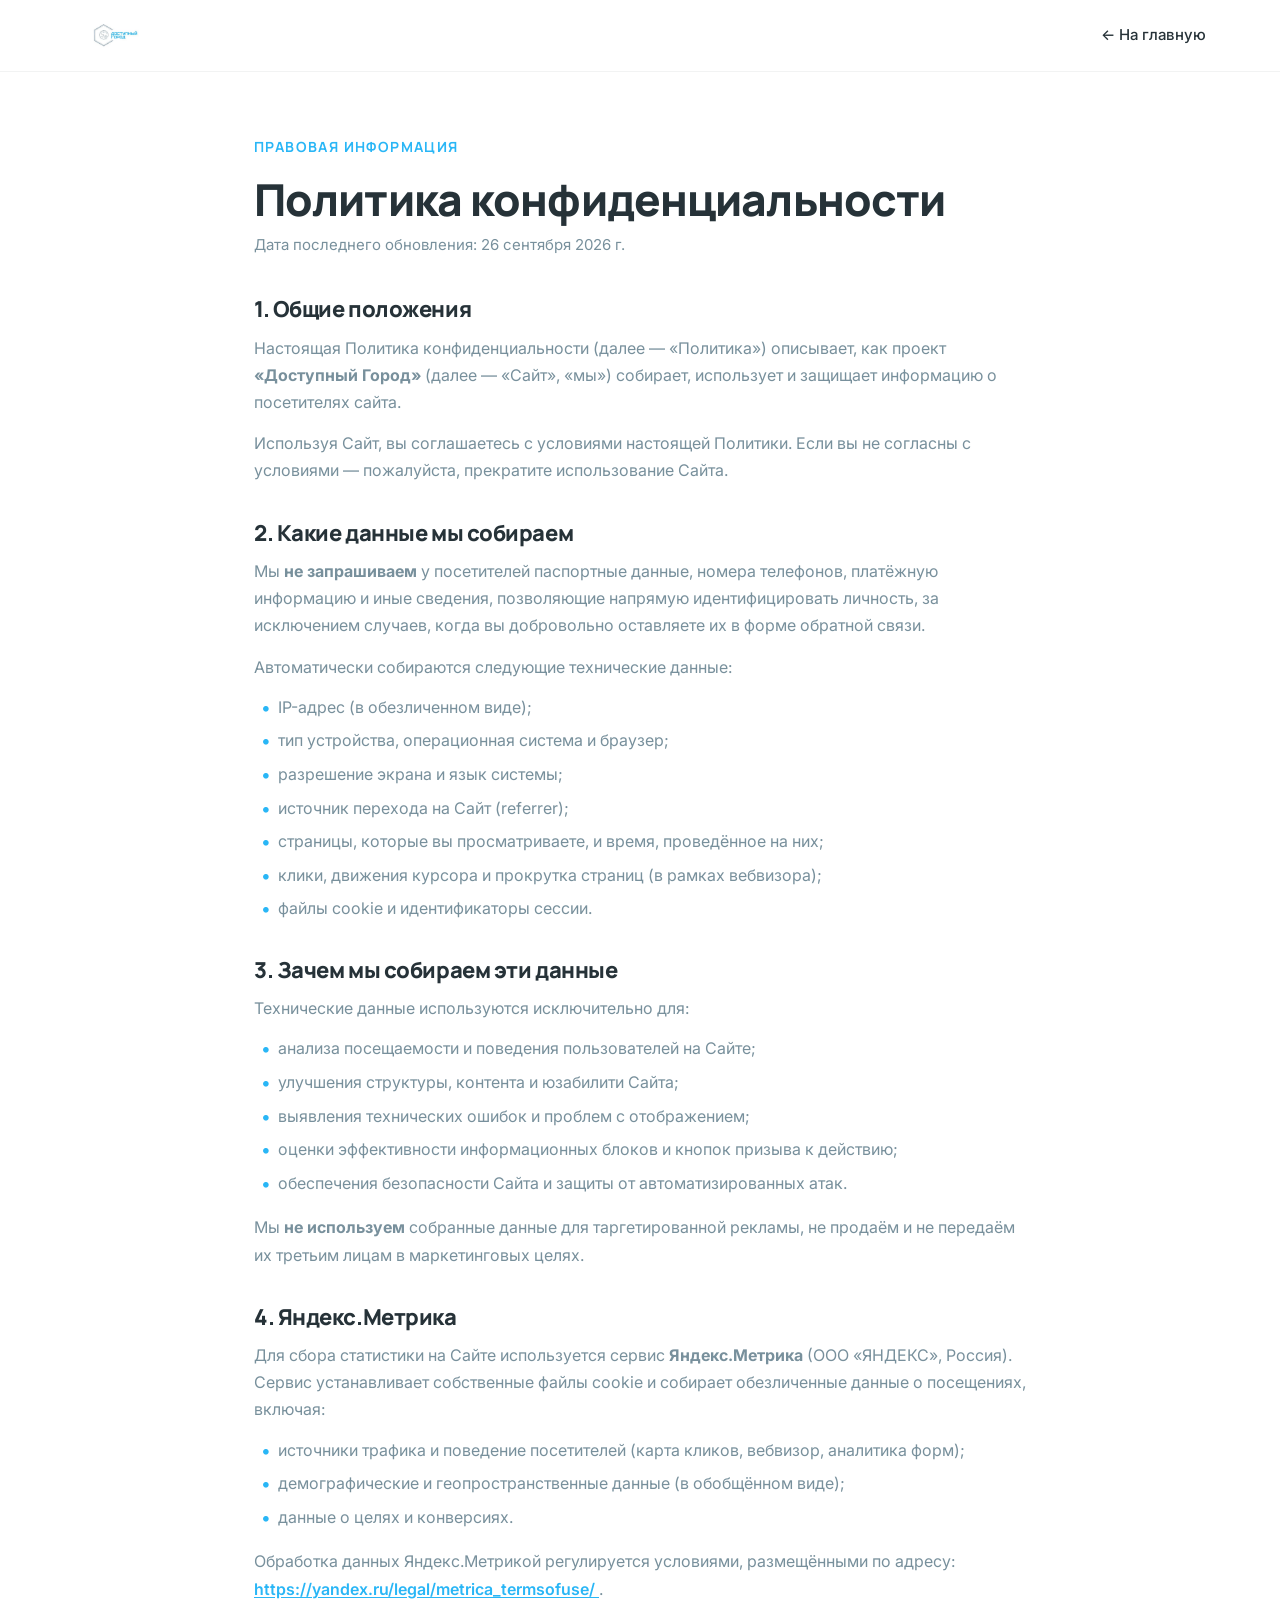
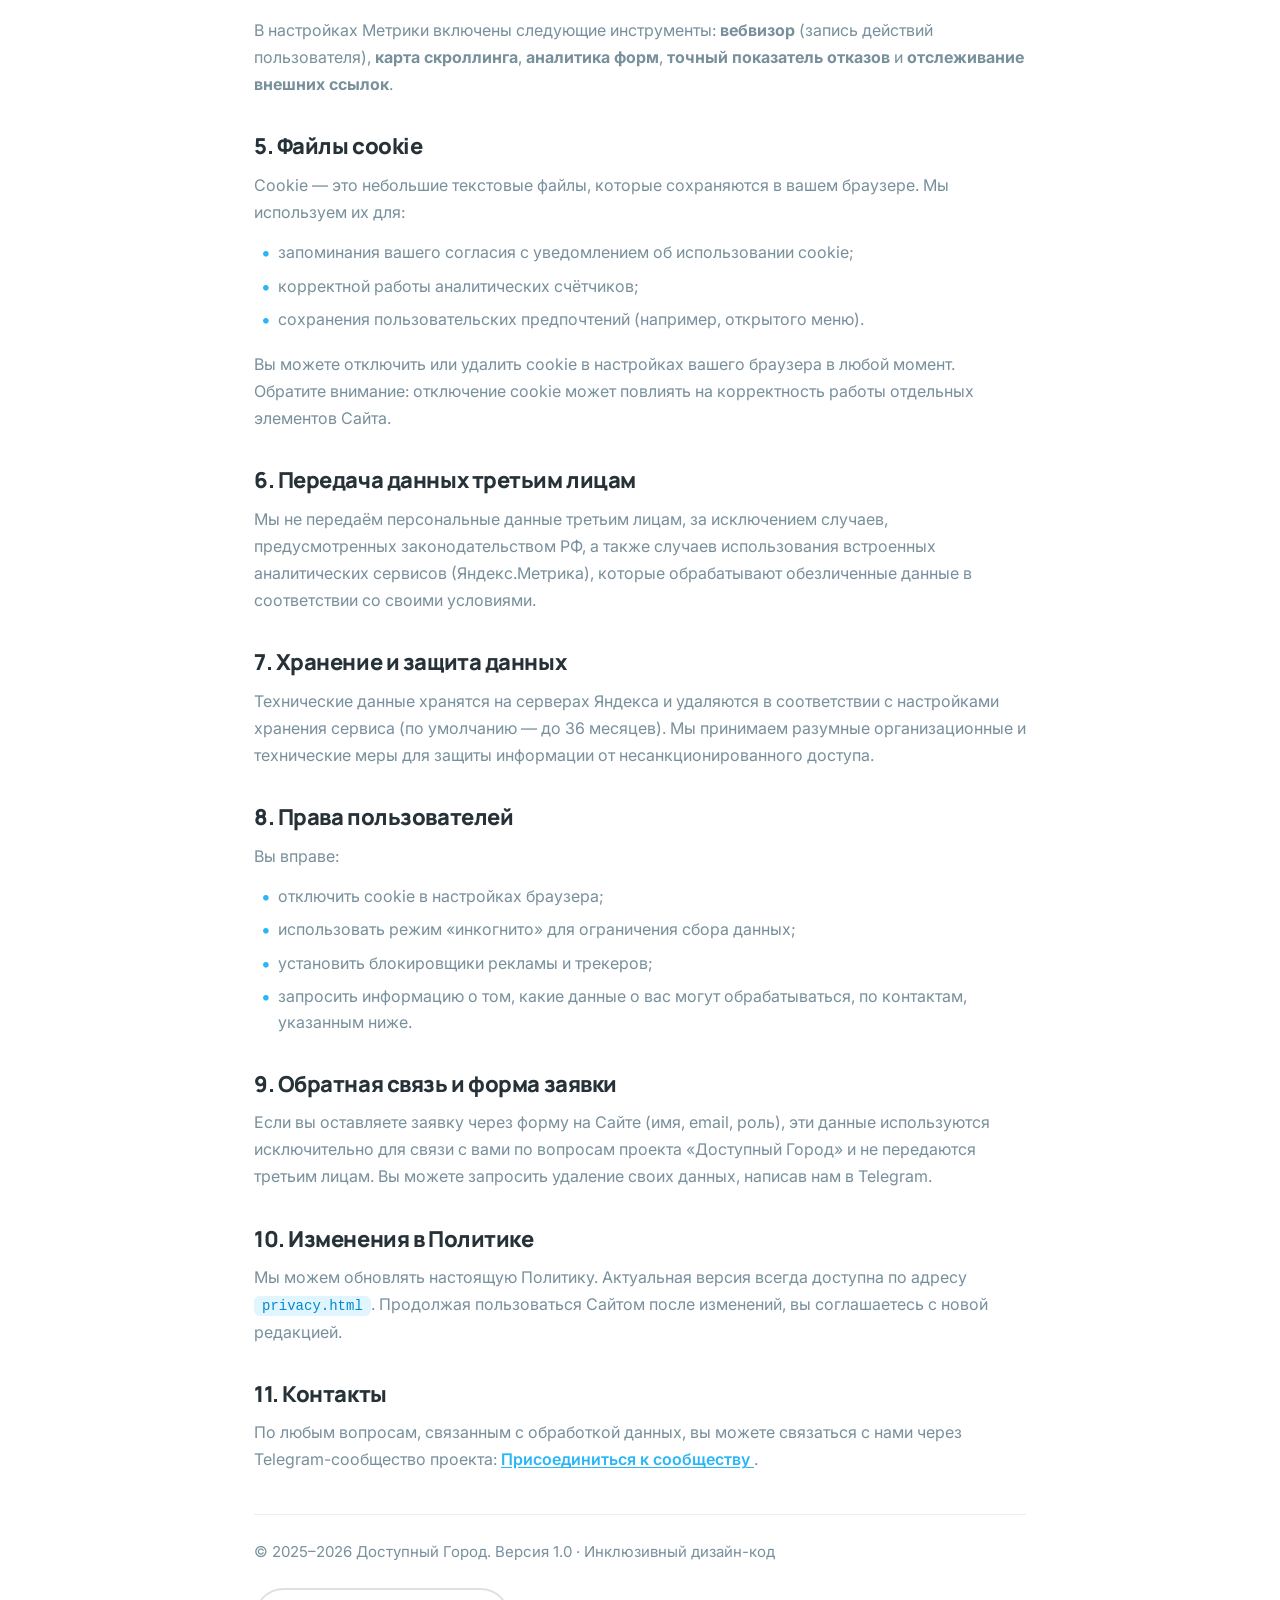
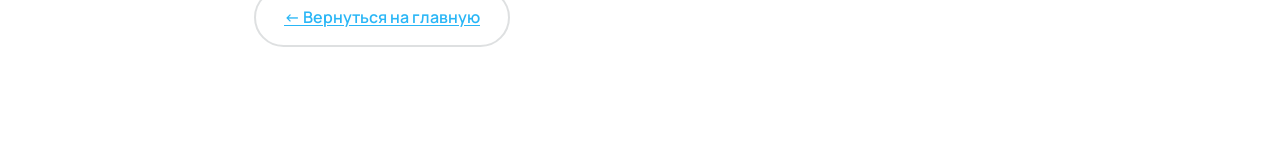
<file: privacy.html>
<!DOCTYPE html>
<html lang="ru">
<head>
    <meta charset="UTF-8">
    <meta name="viewport" content="width=device-width, initial-scale=1.0">
    <title>Политика конфиденциальности — Доступный Город</title>
    <meta name="description" content="Политика конфиденциальности и обработки персональных данных проекта «Доступный Город».">
    <meta name="robots" content="noindex, follow">
    
    <link rel="icon" type="image/png" href="app-icon.svg.png">
    <link rel="apple-touch-icon" href="app-icon.svg.png">
    
    <link rel="preconnect" href="https://fonts.googleapis.com">
    <link rel="preconnect" href="https://fonts.gstatic.com" crossorigin>
    <link href="https://fonts.googleapis.com/css2?family=Manrope:wght@400;600;700;800&family=Inter:wght@400;500;600&display=swap" rel="stylesheet">
    
    <link rel="stylesheet" href="styles.css">
</head>
<body>

    <!-- ═══ HEADER ═══ -->
    <header class="header header--scrolled" id="header">
        <div class="container header__inner">
            <a href="index.html" class="logo" aria-label="Доступный Город">
                <img src="logo.svg.png" alt="Доступный Город" class="logo__img" width="140" height="40">
            </a>
            <nav class="nav">
                <a href="index.html" class="nav__link">← На главную</a>
            </nav>
        </div>
    </header>

    <!-- ═══ CONTENT ═══ -->
    <main class="section" style="padding-top: calc(var(--header-h) + 60px); padding-bottom: 80px;">
        <div class="container" style="max-width: 820px;">
            <span class="section__eyebrow">Правовая информация</span>
            <h1 class="section__title" style="text-align: left; margin-bottom: 8px;">Политика конфиденциальности</h1>
            <p style="color: var(--gray); font-size: 15px; margin-bottom: 40px;">
                Дата последнего обновления: 26 сентября 2026 г.
            </p>

            <div class="policy">
                <h2>1. Общие положения</h2>
                <p>
                    Настоящая Политика конфиденциальности (далее — «Политика») описывает, как проект
                    <strong>«Доступный Город»</strong> (далее — «Сайт», «мы») собирает, использует и защищает
                    информацию о посетителях сайта.
                </p>
                <p>
                    Используя Сайт, вы соглашаетесь с условиями настоящей Политики. Если вы не согласны
                    с условиями — пожалуйста, прекратите использование Сайта.
                </p>

                <h2>2. Какие данные мы собираем</h2>
                <p>
                    Мы <strong>не запрашиваем</strong> у посетителей паспортные данные, номера телефонов,
                    платёжную информацию и иные сведения, позволяющие напрямую идентифицировать личность,
                    за исключением случаев, когда вы добровольно оставляете их в форме обратной связи.
                </p>
                <p>Автоматически собираются следующие технические данные:</p>
                <ul>
                    <li>IP-адрес (в обезличенном виде);</li>
                    <li>тип устройства, операционная система и браузер;</li>
                    <li>разрешение экрана и язык системы;</li>
                    <li>источник перехода на Сайт (referrer);</li>
                    <li>страницы, которые вы просматриваете, и время, проведённое на них;</li>
                    <li>клики, движения курсора и прокрутка страниц (в рамках вебвизора);</li>
                    <li>файлы cookie и идентификаторы сессии.</li>
                </ul>

                <h2>3. Зачем мы собираем эти данные</h2>
                <p>Технические данные используются исключительно для:</p>
                <ul>
                    <li>анализа посещаемости и поведения пользователей на Сайте;</li>
                    <li>улучшения структуры, контента и юзабилити Сайта;</li>
                    <li>выявления технических ошибок и проблем с отображением;</li>
                    <li>оценки эффективности информационных блоков и кнопок призыва к действию;</li>
                    <li>обеспечения безопасности Сайта и защиты от автоматизированных атак.</li>
                </ul>
                <p>
                    Мы <strong>не используем</strong> собранные данные для таргетированной рекламы,
                    не продаём и не передаём их третьим лицам в маркетинговых целях.
                </p>

                <h2>4. Яндекс.Метрика</h2>
                <p>
                    Для сбора статистики на Сайте используется сервис <strong>Яндекс.Метрика</strong>
                    (ООО «ЯНДЕКС», Россия). Сервис устанавливает собственные файлы cookie и собирает
                    обезличенные данные о посещениях, включая:
                </p>
                <ul>
                    <li>источники трафика и поведение посетителей (карта кликов, вебвизор, аналитика форм);</li>
                    <li>демографические и геопространственные данные (в обобщённом виде);</li>
                    <li>данные о целях и конверсиях.</li>
                </ul>
                <p>
                    Обработка данных Яндекс.Метрикой регулируется условиями, размещёнными по адресу:
                    <a href="https://yandex.ru/legal/metrica_termsofuse/" target="_blank" rel="noopener noreferrer">
                        https://yandex.ru/legal/metrica_termsofuse/
                    </a>.
                </p>
                <p>
                    В настройках Метрики включены следующие инструменты: <strong>вебвизор</strong> (запись
                    действий пользователя), <strong>карта скроллинга</strong>, <strong>аналитика форм</strong>,
                    <strong>точный показатель отказов</strong> и <strong>отслеживание внешних ссылок</strong>.
                </p>

                <h2>5. Файлы cookie</h2>
                <p>
                    Cookie — это небольшие текстовые файлы, которые сохраняются в вашем браузере.
                    Мы используем их для:
                </p>
                <ul>
                    <li>запоминания вашего согласия с уведомлением об использовании cookie;</li>
                    <li>корректной работы аналитических счётчиков;</li>
                    <li>сохранения пользовательских предпочтений (например, открытого меню).</li>
                </ul>
                <p>
                    Вы можете отключить или удалить cookie в настройках вашего браузера в любой момент.
                    Обратите внимание: отключение cookie может повлиять на корректность работы отдельных
                    элементов Сайта.
                </p>

                <h2>6. Передача данных третьим лицам</h2>
                <p>
                    Мы не передаём персональные данные третьим лицам, за исключением случаев,
                    предусмотренных законодательством РФ, а также случаев использования встроенных
                    аналитических сервисов (Яндекс.Метрика), которые обрабатывают обезличенные данные
                    в соответствии со своими условиями.
                </p>

                <h2>7. Хранение и защита данных</h2>
                <p>
                    Технические данные хранятся на серверах Яндекса и удаляются в соответствии
                    с настройками хранения сервиса (по умолчанию — до 36 месяцев). Мы принимаем
                    разумные организационные и технические меры для защиты информации от
                    несанкционированного доступа.
                </p>

                <h2>8. Права пользователей</h2>
                <p>Вы вправе:</p>
                <ul>
                    <li>отключить cookie в настройках браузера;</li>
                    <li>использовать режим «инкогнито» для ограничения сбора данных;</li>
                    <li>установить блокировщики рекламы и трекеров;</li>
                    <li>запросить информацию о том, какие данные о вас могут обрабатываться,
                        по контактам, указанным ниже.</li>
                </ul>

                <h2>9. Обратная связь и форма заявки</h2>
                <p>
                    Если вы оставляете заявку через форму на Сайте (имя, email, роль), эти данные
                    используются исключительно для связи с вами по вопросам проекта «Доступный Город»
                    и не передаются третьим лицам. Вы можете запросить удаление своих данных,
                    написав нам в Telegram.
                </p>

                <h2>10. Изменения в Политике</h2>
                <p>
                    Мы можем обновлять настоящую Политику. Актуальная версия всегда доступна
                    по адресу <code>privacy.html</code>. Продолжая пользоваться Сайтом после
                    изменений, вы соглашаетесь с новой редакцией.
                </p>

                <h2>11. Контакты</h2>
                <p>
                    По любым вопросам, связанным с обработкой данных, вы можете связаться с нами
                    через Telegram-сообщество проекта:
                    <a href="https://t.me/+YxXUlVFMEhljNTky" target="_blank" rel="noopener noreferrer">
                        Присоединиться к сообществу
                    </a>.
                </p>

                <p style="margin-top: 40px; padding-top: 24px; border-top: 1px solid var(--gray-light); color: var(--gray); font-size: 15px;">
                    © 2025–2026 Доступный Город. Версия 1.0 · Инклюзивный дизайн-код
                </p>

                <p style="margin-top: 24px;">
                    <a href="index.html" class="btn btn--ghost">← Вернуться на главную</a>
                </p>
            </div>
        </div>
    </main>

    <script src="script.js"></script>
</body>
</html>
</file>
<file: styles.css>
/* ═══════════════════════════════════════════════════════════
   ДОСТУПНЫЙ ГОРОД — LANDING STYLES
   Brand-board: #29B6F6 / #78909C / #263238
   Fonts: Manrope (display) + Inter (body)
   ═══════════════════════════════════════════════════════════ */

:root {
    --blue: #29B6F6;
    --blue-dark: #0288D1;
    --blue-light: #E1F5FE;
    --gray: #78909C;
    --gray-light: #ECEFF1;
    --charcoal: #263238;
    --white: #FFFFFF;
    --bg: #F8FAFC;
    
    --font-display: 'Manrope', system-ui, sans-serif;
    --font-body: 'Inter', system-ui, sans-serif;
    
    --radius: 16px;
    --radius-lg: 24px;
    --shadow-sm: 0 2px 8px rgba(38, 50, 56, 0.06);
    --shadow: 0 8px 24px rgba(38, 50, 56, 0.08);
    --shadow-lg: 0 20px 60px rgba(38, 50, 56, 0.12);
    
    --container: 1180px;
    --header-h: 72px;
    
    --transition: 0.3s cubic-bezier(0.4, 0, 0.2, 1);
}

* { margin: 0; padding: 0; box-sizing: border-box; }

html { scroll-behavior: smooth; scroll-padding-top: var(--header-h); }

body {
    font-family: var(--font-body);
    font-size: 17px;
    line-height: 1.65;
    color: var(--charcoal);
    background: var(--white);
    -webkit-font-smoothing: antialiased;
    overflow-x: hidden;
}

h1, h2, h3, h4 {
    font-family: var(--font-display);
    font-weight: 800;
    line-height: 1.15;
    letter-spacing: -0.02em;
}

a { color: inherit; text-decoration: none; }
img, svg { display: block; max-width: 100%; }
button { font-family: inherit; cursor: pointer; border: none; background: none; }

.container {
    width: 100%;
    max-width: var(--container);
    margin: 0 auto;
    padding: 0 24px;
}

.text-accent { color: var(--blue); }

/* ═══ BUTTONS ═══ */
.btn {
    display: inline-flex;
    align-items: center;
    justify-content: center;
    gap: 8px;
    font-family: var(--font-display);
    font-weight: 700;
    font-size: 16px;
    padding: 14px 28px;
    border-radius: 100px;
    transition: var(--transition);
    white-space: nowrap;
    cursor: pointer;
}

.btn--primary {
    background: var(--blue);
    color: var(--white);
    box-shadow: 0 6px 20px rgba(41, 182, 246, 0.35);
}
.btn--primary:hover {
    background: var(--blue-dark);
    transform: translateY(-2px);
    box-shadow: 0 10px 28px rgba(41, 182, 246, 0.45);
}
.btn--ghost {
    background: transparent;
    color: var(--charcoal);
    border: 2px solid rgba(38, 50, 56, 0.15);
}
.btn--ghost:hover {
    border-color: var(--blue);
    color: var(--blue);
    background: var(--blue-light);
}
.btn--sm { padding: 10px 22px; font-size: 15px; }
.btn--lg { padding: 18px 36px; font-size: 17px; }
.btn--full { width: 100%; }

/* ═══ HEADER ═══ */
.header {
    position: fixed;
    top: 0; left: 0; right: 0;
    height: var(--header-h);
    background: rgba(255, 255, 255, 0.85);
    backdrop-filter: blur(16px);
    -webkit-backdrop-filter: blur(16px);
    border-bottom: 1px solid rgba(38, 50, 56, 0.06);
    z-index: 1000;
    transition: var(--transition);
}
.header--scrolled {
    box-shadow: var(--shadow-sm);
    background: rgba(255, 255, 255, 0.95);
}
.header__inner {
    display: flex;
    align-items: center;
    justify-content: space-between;
    height: 100%;
    gap: 24px;
}
.logo {
    display: flex;
    align-items: center;
    gap: 10px;
}
.logo__img {
    height: 36px;
    width: auto;
}

.nav {
    display: flex;
    align-items: center;
    gap: 32px;
}
.nav__link {
    font-weight: 500;
    font-size: 15px;
    color: var(--charcoal);
    position: relative;
    transition: color var(--transition);
}
.nav__link::after {
    content: '';
    position: absolute;
    bottom: -4px; left: 0;
    width: 0; height: 2px;
    background: var(--blue);
    transition: width var(--transition);
}
.nav__link:hover { color: var(--blue); }
.nav__link:hover::after { width: 100%; }

.burger {
    display: none;
    flex-direction: column;
    gap: 5px;
    padding: 8px;
}
.burger span {
    width: 24px; height: 2px;
    background: var(--charcoal);
    border-radius: 2px;
    transition: var(--transition);
}

/* ═══ HERO ═══ */
.hero {
    position: relative;
    padding: calc(var(--header-h) + 60px) 0 80px;
    background: linear-gradient(160deg, #F8FAFC 0%, #E1F5FE 100%);
    overflow: hidden;
}
.hero::before {
    content: '';
    position: absolute;
    top: -200px; right: -200px;
    width: 600px; height: 600px;
    background: radial-gradient(circle, rgba(41, 182, 246, 0.15) 0%, transparent 70%);
    border-radius: 50%;
    pointer-events: none;
}
.hero__inner {
    display: grid;
    grid-template-columns: 1.15fr 1fr;
    gap: 60px;
    align-items: center;
    position: relative;
    z-index: 2;
}
.badge {
    display: inline-block;
    padding: 8px 16px;
    background: var(--white);
    color: var(--blue-dark);
    border-radius: 100px;
    font-size: 14px;
    font-weight: 600;
    margin-bottom: 24px;
    box-shadow: var(--shadow-sm);
}
.hero__title {
    font-size: clamp(32px, 5vw, 56px);
    margin-bottom: 24px;
}
.hero__subtitle {
    font-size: 18px;
    color: var(--gray);
    margin-bottom: 32px;
    max-width: 540px;
}
.hero__actions {
    display: flex;
    flex-wrap: wrap;
    gap: 16px;
    margin-bottom: 48px;
}
.hero__stats {
    display: flex;
    gap: 40px;
    flex-wrap: wrap;
}
.stat__num {
    display: block;
    font-family: var(--font-display);
    font-size: 36px;
    font-weight: 800;
    color: var(--blue);
    line-height: 1;
}
.stat__label {
    font-size: 14px;
    color: var(--gray);
}

/* Phone frame for screenshots */
.phone-frame {
    background: var(--charcoal);
    border-radius: 32px;
    padding: 10px;
    box-shadow: var(--shadow-lg);
    overflow: hidden;
    max-width: 280px;
}
.phone-frame img,
.phone-frame__img {
    width: 100%;
    height: auto;
    border-radius: 24px;
    display: block;
}
.phone-frame--hero {
    max-width: 300px;
    margin-left: auto;
    transform: rotate(2deg);
}
.phone-frame--side {
    max-width: 260px;
    flex-shrink: 0;
}

.hero__wave {
    position: absolute;
    bottom: -1px; left: 0; right: 0;
    height: 60px;
    background: var(--white);
    clip-path: polygon(0 100%, 100% 100%, 100% 0, 0 60%);
}

/* ═══ SECTIONS ═══ */
.section { padding: 100px 0; }
.section--problem { background: var(--white); }
.section--solution { background: var(--bg); }
.section--how { background: var(--white); }
.section--volunteers { background: var(--charcoal); color: var(--white); }
.section--volunteers .section__lead { color: rgba(255,255,255,0.7); }
.section--cta { background: linear-gradient(160deg, #E1F5FE 0%, #F8FAFC 100%); }

.section__head {
    max-width: 720px;
    margin: 0 auto 60px;
    text-align: center;
}
.section__eyebrow {
    display: inline-block;
    font-family: var(--font-display);
    font-size: 14px;
    font-weight: 700;
    letter-spacing: 0.1em;
    text-transform: uppercase;
    color: var(--blue);
    margin-bottom: 16px;
}
.section__title {
    font-size: clamp(28px, 4vw, 44px);
    margin-bottom: 20px;
}
.section__lead {
    font-size: 18px;
    color: var(--gray);
}

/* ═══ CARDS (Проблема) ═══ */
.cards {
    display: grid;
    grid-template-columns: repeat(3, 1fr);
    gap: 24px;
}
.card {
    padding: 36px 28px;
    background: var(--white);
    border-radius: var(--radius-lg);
    border: 1px solid var(--gray-light);
    transition: var(--transition);
}
.card:hover {
    transform: translateY(-6px);
    box-shadow: var(--shadow);
    border-color: var(--blue);
}
.card__icon {
    font-size: 40px;
    margin-bottom: 20px;
}
.card__title {
    font-size: 21px;
    margin-bottom: 12px;
}
.card__text {
    color: var(--gray);
    font-size: 16px;
}

/* ═══ SCREENSHOTS ═══ */
.screenshots {
    display: grid;
    grid-template-columns: repeat(3, 1fr);
    gap: 32px;
    margin-bottom: 60px;
    justify-items: center;
    align-items: start;
}
.screenshot {
    display: flex;
    flex-direction: column;
    align-items: center;
    text-align: center;
    width: 100%;
    max-width: 280px;
}
.screenshot .phone-frame {
    width: 100%;
    max-width: 260px;
}
.screenshot__caption {
    margin-top: 16px;
    font-size: 14px;
    color: var(--gray);
    font-weight: 500;
    line-height: 1.4;
    max-width: 240px;
    text-align: center;
    min-height: 2.8em;
}

/* ═══ USP ═══ */
.usp {
    max-width: 800px;
    margin: 0 auto;
}
.usp__list {
    display: flex;
    flex-direction: column;
    gap: 28px;
}
.usp__item {
    display: flex;
    gap: 18px;
}
.usp__item-icon {
    width: 36px; height: 36px;
    border-radius: 50%;
    background: var(--blue-light);
    color: var(--blue);
    display: grid;
    place-items: center;
    font-weight: 800;
    flex-shrink: 0;
}
.usp__item-title {
    font-size: 19px;
    margin-bottom: 6px;
}
.usp__item-text {
    color: var(--gray);
    font-size: 16px;
}

/* ═══ STEPS ═══ */
.steps {
    display: flex;
    align-items: flex-start;
    justify-content: center;
    gap: 16px;
    flex-wrap: wrap;
}
.step {
    flex: 1;
    min-width: 220px;
    max-width: 300px;
    text-align: center;
    padding: 32px 24px;
    background: var(--bg);
    border-radius: var(--radius-lg);
    transition: var(--transition);
}
.step:hover {
    background: var(--blue-light);
    transform: translateY(-4px);
}
.step__num {
    width: 56px; height: 56px;
    margin: 0 auto 20px;
    border-radius: 50%;
    background: var(--blue);
    color: var(--white);
    display: grid;
    place-items: center;
    font-family: var(--font-display);
    font-size: 24px;
    font-weight: 800;
    box-shadow: 0 6px 20px rgba(41, 182, 246, 0.35);
}
.step__title {
    font-size: 19px;
    margin-bottom: 10px;
}
.step__text {
    color: var(--gray);
    font-size: 15px;
}
.step__arrow {
    font-size: 32px;
    color: var(--blue);
    align-self: center;
    opacity: 0.4;
}

/* ═══ VOLUNTEERS + QUOTE ═══ */
.volunteer-showcase {
    display: flex;
    align-items: center;
    justify-content: center;
    gap: 60px;
    max-width: 900px;
    margin: 0 auto;
}
.quote {
    max-width: 480px;
    text-align: left;
    position: relative;
}
.quote__mark {
    font-family: var(--font-display);
    font-size: 100px;
    line-height: 0.5;
    color: var(--blue);
    opacity: 0.5;
    margin-bottom: 16px;
}
.quote__text {
    font-family: var(--font-display);
    font-size: clamp(18px, 2.2vw, 22px);
    font-weight: 600;
    line-height: 1.5;
    margin-bottom: 28px;
}
.quote__author {
    display: inline-flex;
    align-items: center;
    gap: 14px;
    text-align: left;
}
.quote__avatar {
    width: 52px; height: 52px;
    border-radius: 50%;
    background: var(--blue);
    color: var(--white);
    display: grid;
    place-items: center;
    font-family: var(--font-display);
    font-weight: 800;
    font-size: 18px;
}
.quote__author strong { display: block; }
.quote__author span { font-size: 14px; color: rgba(255,255,255,0.6); }


/* ═══ COMMUNITY BENEFITS ═══ */
.community-benefits {
    display: flex;
    flex-direction: column;
    gap: 28px;
    max-width: 420px;
}
.community-item {
    display: flex;
    gap: 16px;
    align-items: flex-start;
}
.community-item__icon {
    font-size: 28px;
    flex-shrink: 0;
    line-height: 1;
}
.community-item h3 {
    font-size: 18px;
    margin-bottom: 6px;
    color: var(--white);
}
.community-item p {
    font-size: 15px;
    color: rgba(255,255,255,0.7);
    line-height: 1.5;
}

/* ═══ CTA + FORM ═══ */
.cta {
    display: grid;
    grid-template-columns: 1fr 1fr;
    gap: 60px;
    align-items: center;
    background: var(--white);
    border-radius: var(--radius-lg);
    padding: 60px;
    box-shadow: var(--shadow-lg);
}
.cta__title {
    font-size: clamp(26px, 3.5vw, 38px);
    margin-bottom: 20px;
}
.cta__text {
    color: var(--gray);
    margin-bottom: 24px;
}
.cta__benefits {
    list-style: none;
    display: flex;
    flex-direction: column;
    gap: 12px;
}
.cta__benefits li {
    position: relative;
    padding-left: 30px;
    font-weight: 500;
}

.cta--simple {
    grid-template-columns: 1fr;
    text-align: center;
    max-width: 640px;
    margin: 0 auto;
}
.cta--simple .cta__content {
    display: flex;
    flex-direction: column;
    align-items: center;
}
.cta--simple .cta__text {
    max-width: 480px;
}
.cta--simple .cta__benefits {
    align-items: flex-start;
    text-align: left;
    margin-bottom: 32px;
}

.cta__benefits li::before {
    content: '✓';
    position: absolute;
    left: 0;
    color: var(--blue);
    font-weight: 800;
}

/* ═══ FOOTER ═══ */
.footer {
    background: var(--charcoal);
    color: var(--white);
    padding: 60px 0 0;
}
.footer__inner {
    display: grid;
    grid-template-columns: 1.5fr 1fr 1fr;
    gap: 40px;
    padding-bottom: 40px;
    border-bottom: 1px solid rgba(255,255,255,0.1);
}
.footer__brand {
    display: flex;
    gap: 14px;
    align-items: flex-start;
}
.footer__logo {
    height: 32px;
    width: auto;
    filter: brightness(0) invert(1);
    opacity: 0.9;
}
.footer__brand strong {
    font-family: var(--font-display);
    font-size: 18px;
    display: block;
    margin-bottom: 4px;
}
.footer__brand p {
    font-size: 14px;
    color: rgba(255,255,255,0.6);
    max-width: 280px;
}
.footer__links, .footer__contacts {
    display: flex;
    flex-direction: column;
    gap: 12px;
}
.footer__links a, .footer__contacts a {
    font-size: 15px;
    color: rgba(255,255,255,0.75);
    transition: color var(--transition);
}
.footer__links a:hover, .footer__contacts a:hover { color: var(--blue); }
.footer__bottom {
    padding: 24px 0;
    font-size: 13px;
    color: rgba(255,255,255,0.4);
    text-align: center;
}

/* ═══ COOKIE NOTICE ═══ */
.cookie-notice {
    position: fixed;
    bottom: 0;
    left: 0;
    right: 0;
    background: var(--white);
    border-top: 1px solid var(--gray-light);
    box-shadow: 0 -4px 20px rgba(38, 50, 56, 0.08);
    z-index: 1500;
    transform: translateY(100%);
    transition: transform 0.4s cubic-bezier(0.4, 0, 0.2, 1);
    padding: 16px 0;
}

.cookie-notice--show {
    transform: translateY(0);
}

.cookie-notice__inner {
    display: flex;
    align-items: center;
    justify-content: space-between;
    gap: 24px;
}

.cookie-notice__text {
    font-size: 14px;
    color: var(--charcoal);
    line-height: 1.5;
    margin: 0;
}

.cookie-notice__text a {
    color: var(--blue);
    font-weight: 600;
    text-decoration: underline;
    text-underline-offset: 2px;
}

.cookie-notice__text a:hover {
    color: var(--blue-dark);
}

.cookie-notice__actions {
    display: flex;
    align-items: center;
    gap: 12px;
    flex-shrink: 0;
}

.cookie-notice__btn {
    flex-shrink: 0;
    padding: 10px 28px;
}

/* ═══ POLICY PAGE ═══ */
.policy h2 {
    font-size: 22px;
    margin-top: 36px;
    margin-bottom: 12px;
    color: var(--charcoal);
}

.policy p {
    color: var(--gray);
    font-size: 16px;
    line-height: 1.7;
    margin-bottom: 14px;
}

.policy ul {
    list-style: none;
    padding-left: 0;
    margin-bottom: 18px;
}

.policy ul li {
    position: relative;
    padding-left: 24px;
    margin-bottom: 8px;
    color: var(--gray);
    font-size: 16px;
    line-height: 1.6;
}

.policy ul li::before {
    content: '•';
    position: absolute;
    left: 8px;
    color: var(--blue);
    font-weight: 800;
    font-size: 18px;
    line-height: 1.4;
}

.policy a {
    color: var(--blue);
    font-weight: 600;
    text-decoration: underline;
    text-underline-offset: 2px;
    word-break: break-word;
}

.policy a:hover {
    color: var(--blue-dark);
}

.policy code {
    background: var(--blue-light);
    color: var(--blue-dark);
    padding: 2px 8px;
    border-radius: 6px;
    font-size: 14px;
    font-family: monospace;
}

/* ═══ RESPONSIVE ═══ */
@media (max-width: 980px) {
    .hero__inner { grid-template-columns: 1fr; gap: 40px; }
    .hero__visual { order: -1; }
    .phone-frame--hero { margin: 0 auto; transform: none; max-width: 260px; }
    .screenshots { grid-template-columns: 1fr; gap: 40px; }
    .volunteer-showcase { flex-direction: column; gap: 40px; }
    .quote { text-align: center; }
    .quote__author { justify-content: center; }
    .cta { grid-template-columns: 1fr; padding: 40px 28px; gap: 40px; }
    .footer__inner { grid-template-columns: 1fr 1fr; }
}

@media (max-width: 720px) {
    :root { --header-h: 64px; }
    .nav {
        position: fixed;
        top: var(--header-h); left: 0; right: 0;
        flex-direction: column;
        align-items: stretch;
        gap: 0;
        background: var(--white);
        padding: 16px 24px 24px;
        box-shadow: var(--shadow);
        transform: translateY(-120%);
        transition: transform 0.35s ease;
        max-height: calc(100vh - var(--header-h));
        overflow-y: auto;
    }
    .nav--open { transform: translateY(0); }
    .nav__link {
        padding: 14px 0;
        border-bottom: 1px solid var(--gray-light);
        font-size: 16px;
    }
    .nav .btn { margin-top: 16px; }
    .burger { display: flex; }
    .burger--open span:nth-child(1) { transform: translateY(7px) rotate(45deg); }
    .burger--open span:nth-child(2) { opacity: 0; }
    .burger--open span:nth-child(3) { transform: translateY(-7px) rotate(-45deg); }

    .section { padding: 64px 0; }
    .section__head { margin-bottom: 40px; }
    .cards { grid-template-columns: 1fr; }
    .hero { padding: calc(var(--header-h) + 32px) 0 60px; }
    .hero__actions { flex-direction: column; align-items: stretch; }
    .hero__actions .btn { width: 100%; }
    .hero__stats { gap: 24px; }
    .stat__num { font-size: 28px; }
    .steps { flex-direction: column; align-items: stretch; }
    .step__arrow { transform: rotate(90deg); }
    .footer__inner { grid-template-columns: 1fr; text-align: center; }
    .footer__brand { justify-content: center; flex-direction: column; align-items: center; }
    .cta { padding: 32px 20px; }
    .quote__mark { font-size: 80px; }
    .phone-frame--side { max-width: 240px; }

    /* Cookie notice mobile */
    .cookie-notice {
        padding: 20px 0;
    }
    .cookie-notice__inner {
        flex-direction: column;
        align-items: stretch;
        gap: 16px;
        text-align: center;
    }
    .cookie-notice__actions {
        flex-direction: column-reverse;
        width: 100%;
    }
    .cookie-notice__actions .cookie-notice__btn {
        width: 100%;
    }
}

/* mobile-alignment-v2 */
@media (max-width: 720px) {
    .hero__inner {
        text-align: center;
    }
    .hero__subtitle {
        margin-left: auto;
        margin-right: auto;
    }
    .hero__actions {
        justify-content: center;
    }
    .badge {
        margin-left: auto;
        margin-right: auto;
    }
    .phone-frame--hero {
        max-width: 240px;
    }
    .screenshots {
        grid-template-columns: 1fr;
        gap: 36px;
        justify-items: center;
    }
    .screenshot {
        max-width: 260px;
        margin: 0 auto;
    }
    .screenshot .phone-frame {
        max-width: 240px;
        margin: 0 auto;
    }
    .screenshot__caption {
        max-width: 220px;
        margin-left: auto;
        margin-right: auto;
        min-height: auto;
    }
    .usp__list {
        padding: 0 8px;
    }
    .usp__item {
        text-align: left;
    }
    .section__head {
        padding: 0 8px;
    }
    .section__title,
    .section__lead {
        text-align: center;
    }
    .cards {
        gap: 16px;
    }
    .card {
        text-align: center;
        padding: 28px 20px;
    }
    .steps {
        gap: 12px;
    }
    .step {
        max-width: 100%;
    }
    .volunteer-showcase {
        padding: 0 8px;
    }
    .community-benefits {
        max-width: 100%;
        text-align: left;
    }
    .cta--simple {
        padding: 36px 20px !important;
    }
    .cta--simple .cta__benefits {
        width: 100%;
        max-width: 320px;
    }
    .policy h2 {
        font-size: 19px;
        margin-top: 28px;
    }
    .policy p, .policy ul li {
        font-size: 15px;
    }
}

@media (prefers-reduced-motion: reduce) {
    *, *::before, *::after {
        animation-duration: 0.01ms !important;
        transition-duration: 0.01ms !important;
    }
    html { scroll-behavior: auto; }
}
</file>
<file: dostupny-gorod-landing/styles.css>
/* ═══════════════════════════════════════════════════════════
   ДОСТУПНЫЙ ГОРОД — LANDING STYLES
   Brand-board: #29B6F6 / #78909C / #263238
   Fonts: Manrope (display) + Inter (body)
   ═══════════════════════════════════════════════════════════ */

:root {
    --blue: #29B6F6;
    --blue-dark: #0288D1;
    --blue-light: #E1F5FE;
    --gray: #78909C;
    --gray-light: #ECEFF1;
    --charcoal: #263238;
    --white: #FFFFFF;
    --bg: #F8FAFC;
    
    --font-display: 'Manrope', system-ui, sans-serif;
    --font-body: 'Inter', system-ui, sans-serif;
    
    --radius: 16px;
    --radius-lg: 24px;
    --shadow-sm: 0 2px 8px rgba(38, 50, 56, 0.06);
    --shadow: 0 8px 24px rgba(38, 50, 56, 0.08);
    --shadow-lg: 0 20px 60px rgba(38, 50, 56, 0.12);
    
    --container: 1180px;
    --header-h: 72px;
    
    --transition: 0.3s cubic-bezier(0.4, 0, 0.2, 1);
}

* { margin: 0; padding: 0; box-sizing: border-box; }

html { scroll-behavior: smooth; scroll-padding-top: var(--header-h); }

body {
    font-family: var(--font-body);
    font-size: 17px;
    line-height: 1.65;
    color: var(--charcoal);
    background: var(--white);
    -webkit-font-smoothing: antialiased;
    overflow-x: hidden;
}

h1, h2, h3, h4 {
    font-family: var(--font-display);
    font-weight: 800;
    line-height: 1.15;
    letter-spacing: -0.02em;
}

a { color: inherit; text-decoration: none; }
img, svg { display: block; max-width: 100%; }
button { font-family: inherit; cursor: pointer; border: none; background: none; }

.container {
    width: 100%;
    max-width: var(--container);
    margin: 0 auto;
    padding: 0 24px;
}

.text-accent { color: var(--blue); }

/* ═══ BUTTONS ═══ */
.btn {
    display: inline-flex;
    align-items: center;
    justify-content: center;
    gap: 8px;
    font-family: var(--font-display);
    font-weight: 700;
    font-size: 16px;
    padding: 14px 28px;
    border-radius: 100px;
    transition: var(--transition);
    white-space: nowrap;
    cursor: pointer;
}

.btn--primary {
    background: var(--blue);
    color: var(--white);
    box-shadow: 0 6px 20px rgba(41, 182, 246, 0.35);
}
.btn--primary:hover {
    background: var(--blue-dark);
    transform: translateY(-2px);
    box-shadow: 0 10px 28px rgba(41, 182, 246, 0.45);
}
.btn--ghost {
    background: transparent;
    color: var(--charcoal);
    border: 2px solid rgba(38, 50, 56, 0.15);
}
.btn--ghost:hover {
    border-color: var(--blue);
    color: var(--blue);
    background: var(--blue-light);
}
.btn--sm { padding: 10px 22px; font-size: 15px; }
.btn--lg { padding: 18px 36px; font-size: 17px; }
.btn--full { width: 100%; }

/* ═══ HEADER ═══ */
.header {
    position: fixed;
    top: 0; left: 0; right: 0;
    height: var(--header-h);
    background: rgba(255, 255, 255, 0.85);
    backdrop-filter: blur(16px);
    -webkit-backdrop-filter: blur(16px);
    border-bottom: 1px solid rgba(38, 50, 56, 0.06);
    z-index: 1000;
    transition: var(--transition);
}
.header--scrolled {
    box-shadow: var(--shadow-sm);
    background: rgba(255, 255, 255, 0.95);
}
.header__inner {
    display: flex;
    align-items: center;
    justify-content: space-between;
    height: 100%;
    gap: 24px;
}
.logo {
    display: flex;
    align-items: center;
    gap: 10px;
}
.logo__img {
    height: 36px;
    width: auto;
}

.nav {
    display: flex;
    align-items: center;
    gap: 32px;
}
.nav__link {
    font-weight: 500;
    font-size: 15px;
    color: var(--charcoal);
    position: relative;
    transition: color var(--transition);
}
.nav__link::after {
    content: '';
    position: absolute;
    bottom: -4px; left: 0;
    width: 0; height: 2px;
    background: var(--blue);
    transition: width var(--transition);
}
.nav__link:hover { color: var(--blue); }
.nav__link:hover::after { width: 100%; }

.burger {
    display: none;
    flex-direction: column;
    gap: 5px;
    padding: 8px;
}
.burger span {
    width: 24px; height: 2px;
    background: var(--charcoal);
    border-radius: 2px;
    transition: var(--transition);
}

/* ═══ HERO ═══ */
.hero {
    position: relative;
    padding: calc(var(--header-h) + 60px) 0 80px;
    background: linear-gradient(160deg, #F8FAFC 0%, #E1F5FE 100%);
    overflow: hidden;
}
.hero::before {
    content: '';
    position: absolute;
    top: -200px; right: -200px;
    width: 600px; height: 600px;
    background: radial-gradient(circle, rgba(41, 182, 246, 0.15) 0%, transparent 70%);
    border-radius: 50%;
    pointer-events: none;
}
.hero__inner {
    display: grid;
    grid-template-columns: 1.15fr 1fr;
    gap: 60px;
    align-items: center;
    position: relative;
    z-index: 2;
}
.badge {
    display: inline-block;
    padding: 8px 16px;
    background: var(--white);
    color: var(--blue-dark);
    border-radius: 100px;
    font-size: 14px;
    font-weight: 600;
    margin-bottom: 24px;
    box-shadow: var(--shadow-sm);
}
.hero__title {
    font-size: clamp(32px, 5vw, 56px);
    margin-bottom: 24px;
}
.hero__subtitle {
    font-size: 18px;
    color: var(--gray);
    margin-bottom: 32px;
    max-width: 540px;
}
.hero__actions {
    display: flex;
    flex-wrap: wrap;
    gap: 16px;
    margin-bottom: 48px;
}
.hero__stats {
    display: flex;
    gap: 40px;
    flex-wrap: wrap;
}
.stat__num {
    display: block;
    font-family: var(--font-display);
    font-size: 36px;
    font-weight: 800;
    color: var(--blue);
    line-height: 1;
}
.stat__label {
    font-size: 14px;
    color: var(--gray);
}

/* Phone frame for screenshots */
.phone-frame {
    background: var(--charcoal);
    border-radius: 32px;
    padding: 10px;
    box-shadow: var(--shadow-lg);
    overflow: hidden;
    max-width: 280px;
}
.phone-frame img,
.phone-frame__img {
    width: 100%;
    height: auto;
    border-radius: 24px;
    display: block;
}
.phone-frame--hero {
    max-width: 300px;
    margin-left: auto;
    transform: rotate(2deg);
}
.phone-frame--side {
    max-width: 260px;
    flex-shrink: 0;
}

.hero__wave {
    position: absolute;
    bottom: -1px; left: 0; right: 0;
    height: 60px;
    background: var(--white);
    clip-path: polygon(0 100%, 100% 100%, 100% 0, 0 60%);
}

/* ═══ SECTIONS ═══ */
.section { padding: 100px 0; }
.section--problem { background: var(--white); }
.section--solution { background: var(--bg); }
.section--how { background: var(--white); }
.section--volunteers { background: var(--charcoal); color: var(--white); }
.section--volunteers .section__lead { color: rgba(255,255,255,0.7); }
.section--cta { background: linear-gradient(160deg, #E1F5FE 0%, #F8FAFC 100%); }

.section__head {
    max-width: 720px;
    margin: 0 auto 60px;
    text-align: center;
}
.section__eyebrow {
    display: inline-block;
    font-family: var(--font-display);
    font-size: 14px;
    font-weight: 700;
    letter-spacing: 0.1em;
    text-transform: uppercase;
    color: var(--blue);
    margin-bottom: 16px;
}
.section__title {
    font-size: clamp(28px, 4vw, 44px);
    margin-bottom: 20px;
}
.section__lead {
    font-size: 18px;
    color: var(--gray);
}

/* ═══ CARDS (Проблема) ═══ */
.cards {
    display: grid;
    grid-template-columns: repeat(3, 1fr);
    gap: 24px;
}
.card {
    padding: 36px 28px;
    background: var(--white);
    border-radius: var(--radius-lg);
    border: 1px solid var(--gray-light);
    transition: var(--transition);
}
.card:hover {
    transform: translateY(-6px);
    box-shadow: var(--shadow);
    border-color: var(--blue);
}
.card__icon {
    font-size: 40px;
    margin-bottom: 20px;
}
.card__title {
    font-size: 21px;
    margin-bottom: 12px;
}
.card__text {
    color: var(--gray);
    font-size: 16px;
}

/* ═══ SCREENSHOTS ═══ */
.screenshots {
    display: grid;
    grid-template-columns: repeat(3, 1fr);
    gap: 32px;
    margin-bottom: 60px;
    justify-items: center;
    align-items: start;
}
.screenshot {
    display: flex;
    flex-direction: column;
    align-items: center;
    text-align: center;
    width: 100%;
    max-width: 280px;
}
.screenshot .phone-frame {
    width: 100%;
    max-width: 260px;
}
.screenshot__caption {
    margin-top: 16px;
    font-size: 14px;
    color: var(--gray);
    font-weight: 500;
    line-height: 1.4;
    max-width: 240px;
    text-align: center;
    min-height: 2.8em;
}

/* ═══ USP ═══ */
.usp {
    max-width: 800px;
    margin: 0 auto;
}
.usp__list {
    display: flex;
    flex-direction: column;
    gap: 28px;
}
.usp__item {
    display: flex;
    gap: 18px;
}
.usp__item-icon {
    width: 36px; height: 36px;
    border-radius: 50%;
    background: var(--blue-light);
    color: var(--blue);
    display: grid;
    place-items: center;
    font-weight: 800;
    flex-shrink: 0;
}
.usp__item-title {
    font-size: 19px;
    margin-bottom: 6px;
}
.usp__item-text {
    color: var(--gray);
    font-size: 16px;
}

/* ═══ STEPS ═══ */
.steps {
    display: flex;
    align-items: flex-start;
    justify-content: center;
    gap: 16px;
    flex-wrap: wrap;
}
.step {
    flex: 1;
    min-width: 220px;
    max-width: 300px;
    text-align: center;
    padding: 32px 24px;
    background: var(--bg);
    border-radius: var(--radius-lg);
    transition: var(--transition);
}
.step:hover {
    background: var(--blue-light);
    transform: translateY(-4px);
}
.step__num {
    width: 56px; height: 56px;
    margin: 0 auto 20px;
    border-radius: 50%;
    background: var(--blue);
    color: var(--white);
    display: grid;
    place-items: center;
    font-family: var(--font-display);
    font-size: 24px;
    font-weight: 800;
    box-shadow: 0 6px 20px rgba(41, 182, 246, 0.35);
}
.step__title {
    font-size: 19px;
    margin-bottom: 10px;
}
.step__text {
    color: var(--gray);
    font-size: 15px;
}
.step__arrow {
    font-size: 32px;
    color: var(--blue);
    align-self: center;
    opacity: 0.4;
}

/* ═══ VOLUNTEERS + QUOTE ═══ */
.volunteer-showcase {
    display: flex;
    align-items: center;
    justify-content: center;
    gap: 60px;
    max-width: 900px;
    margin: 0 auto;
}
.quote {
    max-width: 480px;
    text-align: left;
    position: relative;
}
.quote__mark {
    font-family: var(--font-display);
    font-size: 100px;
    line-height: 0.5;
    color: var(--blue);
    opacity: 0.5;
    margin-bottom: 16px;
}
.quote__text {
    font-family: var(--font-display);
    font-size: clamp(18px, 2.2vw, 22px);
    font-weight: 600;
    line-height: 1.5;
    margin-bottom: 28px;
}
.quote__author {
    display: inline-flex;
    align-items: center;
    gap: 14px;
    text-align: left;
}
.quote__avatar {
    width: 52px; height: 52px;
    border-radius: 50%;
    background: var(--blue);
    color: var(--white);
    display: grid;
    place-items: center;
    font-family: var(--font-display);
    font-weight: 800;
    font-size: 18px;
}
.quote__author strong { display: block; }
.quote__author span { font-size: 14px; color: rgba(255,255,255,0.6); }


/* ═══ COMMUNITY BENEFITS ═══ */
.community-benefits {
    display: flex;
    flex-direction: column;
    gap: 28px;
    max-width: 420px;
}
.community-item {
    display: flex;
    gap: 16px;
    align-items: flex-start;
}
.community-item__icon {
    font-size: 28px;
    flex-shrink: 0;
    line-height: 1;
}
.community-item h3 {
    font-size: 18px;
    margin-bottom: 6px;
    color: var(--white);
}
.community-item p {
    font-size: 15px;
    color: rgba(255,255,255,0.7);
    line-height: 1.5;
}

/* ═══ CTA + FORM ═══ */
.cta {
    display: grid;
    grid-template-columns: 1fr 1fr;
    gap: 60px;
    align-items: center;
    background: var(--white);
    border-radius: var(--radius-lg);
    padding: 60px;
    box-shadow: var(--shadow-lg);
}
.cta__title {
    font-size: clamp(26px, 3.5vw, 38px);
    margin-bottom: 20px;
}
.cta__text {
    color: var(--gray);
    margin-bottom: 24px;
}
.cta__benefits {
    list-style: none;
    display: flex;
    flex-direction: column;
    gap: 12px;
}
.cta__benefits li {
    position: relative;
    padding-left: 30px;
    font-weight: 500;
}

.cta--simple {
    grid-template-columns: 1fr;
    text-align: center;
    max-width: 640px;
    margin: 0 auto;
}
.cta--simple .cta__content {
    display: flex;
    flex-direction: column;
    align-items: center;
}
.cta--simple .cta__text {
    max-width: 480px;
}
.cta--simple .cta__benefits {
    align-items: flex-start;
    text-align: left;
    margin-bottom: 32px;
}

.cta__benefits li::before {
    content: '✓';
    position: absolute;
    left: 0;
    color: var(--blue);
    font-weight: 800;
}

.form {
    display: flex;
    flex-direction: column;
    gap: 18px;
}
.form__title {
    font-size: 24px;
    margin-bottom: 4px;
}
.form__group {
    display: flex;
    flex-direction: column;
    gap: 6px;
}
.form__label {
    font-size: 14px;
    font-weight: 600;
    color: var(--charcoal);
}
.form__optional {
    font-weight: 400;
    color: var(--gray);
}
.form__input {
    font-family: var(--font-body);
    font-size: 16px;
    padding: 14px 16px;
    border: 2px solid var(--gray-light);
    border-radius: 12px;
    background: var(--white);
    color: var(--charcoal);
    transition: var(--transition);
    width: 100%;
}
.form__input:focus {
    outline: none;
    border-color: var(--blue);
    box-shadow: 0 0 0 4px rgba(41, 182, 246, 0.15);
}
.form__input::placeholder { color: var(--gray); opacity: 0.7; }
.form__textarea { resize: vertical; min-height: 80px; }
.form__input--error { border-color: #E53935; }
.form__error {
    font-size: 13px;
    color: #E53935;
    min-height: 0;
}
.form__checkbox {
    display: flex;
    align-items: flex-start;
    gap: 10px;
    font-size: 14px;
    color: var(--gray);
    cursor: pointer;
}
.form__checkbox input {
    margin-top: 3px;
    accent-color: var(--blue);
    width: 16px; height: 16px;
    flex-shrink: 0;
}
.form__note {
    text-align: center;
    font-size: 14px;
    color: var(--gray);
}
.form__note a {
    color: var(--blue);
    font-weight: 600;
}
.form__note a:hover { text-decoration: underline; }

/* ═══ FOOTER ═══ */
.footer {
    background: var(--charcoal);
    color: var(--white);
    padding: 60px 0 0;
}
.footer__inner {
    display: grid;
    grid-template-columns: 1.5fr 1fr 1fr;
    gap: 40px;
    padding-bottom: 40px;
    border-bottom: 1px solid rgba(255,255,255,0.1);
}
.footer__brand {
    display: flex;
    gap: 14px;
    align-items: flex-start;
}
.footer__logo {
    height: 32px;
    width: auto;
    filter: brightness(0) invert(1);
    opacity: 0.9;
}
.footer__brand strong {
    font-family: var(--font-display);
    font-size: 18px;
    display: block;
    margin-bottom: 4px;
}
.footer__brand p {
    font-size: 14px;
    color: rgba(255,255,255,0.6);
    max-width: 280px;
}
.footer__links, .footer__contacts {
    display: flex;
    flex-direction: column;
    gap: 12px;
}
.footer__links a, .footer__contacts a {
    font-size: 15px;
    color: rgba(255,255,255,0.75);
    transition: color var(--transition);
}
.footer__links a:hover, .footer__contacts a:hover { color: var(--blue); }
.footer__bottom {
    padding: 24px 0;
    font-size: 13px;
    color: rgba(255,255,255,0.4);
    text-align: center;
}

/* ═══ TOAST ═══ */
.toast {
    position: fixed;
    bottom: 24px; left: 50%;
    transform: translate(-50%, 120%);
    background: var(--charcoal);
    color: var(--white);
    padding: 14px 24px;
    border-radius: 100px;
    font-size: 15px;
    font-weight: 500;
    box-shadow: var(--shadow-lg);
    z-index: 2000;
    transition: transform 0.4s cubic-bezier(0.4, 0, 0.2, 1);
    max-width: calc(100% - 32px);
    text-align: center;
}
.toast--show { transform: translate(-50%, 0); }
.toast--success { background: var(--blue); }
.toast--error   { background: #E53935; }

/* ═══ RESPONSIVE ═══ */
@media (max-width: 980px) {
    .hero__inner { grid-template-columns: 1fr; gap: 40px; }
    .hero__visual { order: -1; }
    .phone-frame--hero { margin: 0 auto; transform: none; max-width: 260px; }
    .screenshots { grid-template-columns: 1fr; gap: 40px; }
    .volunteer-showcase { flex-direction: column; gap: 40px; }
    .quote { text-align: center; }
    .quote__author { justify-content: center; }
    .cta { grid-template-columns: 1fr; padding: 40px 28px; gap: 40px; }
    .footer__inner { grid-template-columns: 1fr 1fr; }
}

@media (max-width: 720px) {
    :root { --header-h: 64px; }
    .nav {
        position: fixed;
        top: var(--header-h); left: 0; right: 0;
        flex-direction: column;
        align-items: stretch;
        gap: 0;
        background: var(--white);
        padding: 16px 24px 24px;
        box-shadow: var(--shadow);
        transform: translateY(-120%);
        transition: transform 0.35s ease;
        max-height: calc(100vh - var(--header-h));
        overflow-y: auto;
    }
    .nav--open { transform: translateY(0); }
    .nav__link {
        padding: 14px 0;
        border-bottom: 1px solid var(--gray-light);
        font-size: 16px;
    }
    .nav .btn { margin-top: 16px; }
    .burger { display: flex; }
    .burger--open span:nth-child(1) { transform: translateY(7px) rotate(45deg); }
    .burger--open span:nth-child(2) { opacity: 0; }
    .burger--open span:nth-child(3) { transform: translateY(-7px) rotate(-45deg); }

    .section { padding: 64px 0; }
    .section__head { margin-bottom: 40px; }
    .cards { grid-template-columns: 1fr; }
    .hero { padding: calc(var(--header-h) + 32px) 0 60px; }
    .hero__actions { flex-direction: column; align-items: stretch; }
    .hero__actions .btn { width: 100%; }
    .hero__stats { gap: 24px; }
    .stat__num { font-size: 28px; }
    .steps { flex-direction: column; align-items: stretch; }
    .step__arrow { transform: rotate(90deg); }
    .footer__inner { grid-template-columns: 1fr; text-align: center; }
    .footer__brand { justify-content: center; flex-direction: column; align-items: center; }
    .cta { padding: 32px 20px; }
    .quote__mark { font-size: 80px; }
    .phone-frame--side { max-width: 240px; }
}

/* mobile-alignment-v2 */

@media (max-width: 720px) {
    .hero__inner {
        text-align: center;
    }
    .hero__subtitle {
        margin-left: auto;
        margin-right: auto;
    }
    .hero__actions {
        justify-content: center;
    }
    .badge {
        margin-left: auto;
        margin-right: auto;
    }
    .phone-frame--hero {
        max-width: 240px;
    }
    .screenshots {
        grid-template-columns: 1fr;
        gap: 36px;
        justify-items: center;
    }
    .screenshot {
        max-width: 260px;
        margin: 0 auto;
    }
    .screenshot .phone-frame {
        max-width: 240px;
        margin: 0 auto;
    }
    .screenshot__caption {
        max-width: 220px;
        margin-left: auto;
        margin-right: auto;
        min-height: auto;
    }
    .usp__list {
        padding: 0 8px;
    }
    .usp__item {
        text-align: left;
    }
    .section__head {
        padding: 0 8px;
    }
    .section__title,
    .section__lead {
        text-align: center;
    }
    .cards {
        gap: 16px;
    }
    .card {
        text-align: center;
        padding: 28px 20px;
    }
    .steps {
        gap: 12px;
    }
    .step {
        max-width: 100%;
    }
    .volunteer-showcase {
        padding: 0 8px;
    }
    .community-benefits {
        max-width: 100%;
        text-align: left;
    }
    .cta--simple {
        padding: 36px 20px !important;
    }
    .cta--simple .cta__benefits {
        width: 100%;
        max-width: 320px;
    }
}

@media (prefers-reduced-motion: reduce) {
    *, *::before, *::after {
        animation-duration: 0.01ms !important;
        transition-duration: 0.01ms !important;
    }
    html { scroll-behavior: auto; }
}
</file>
